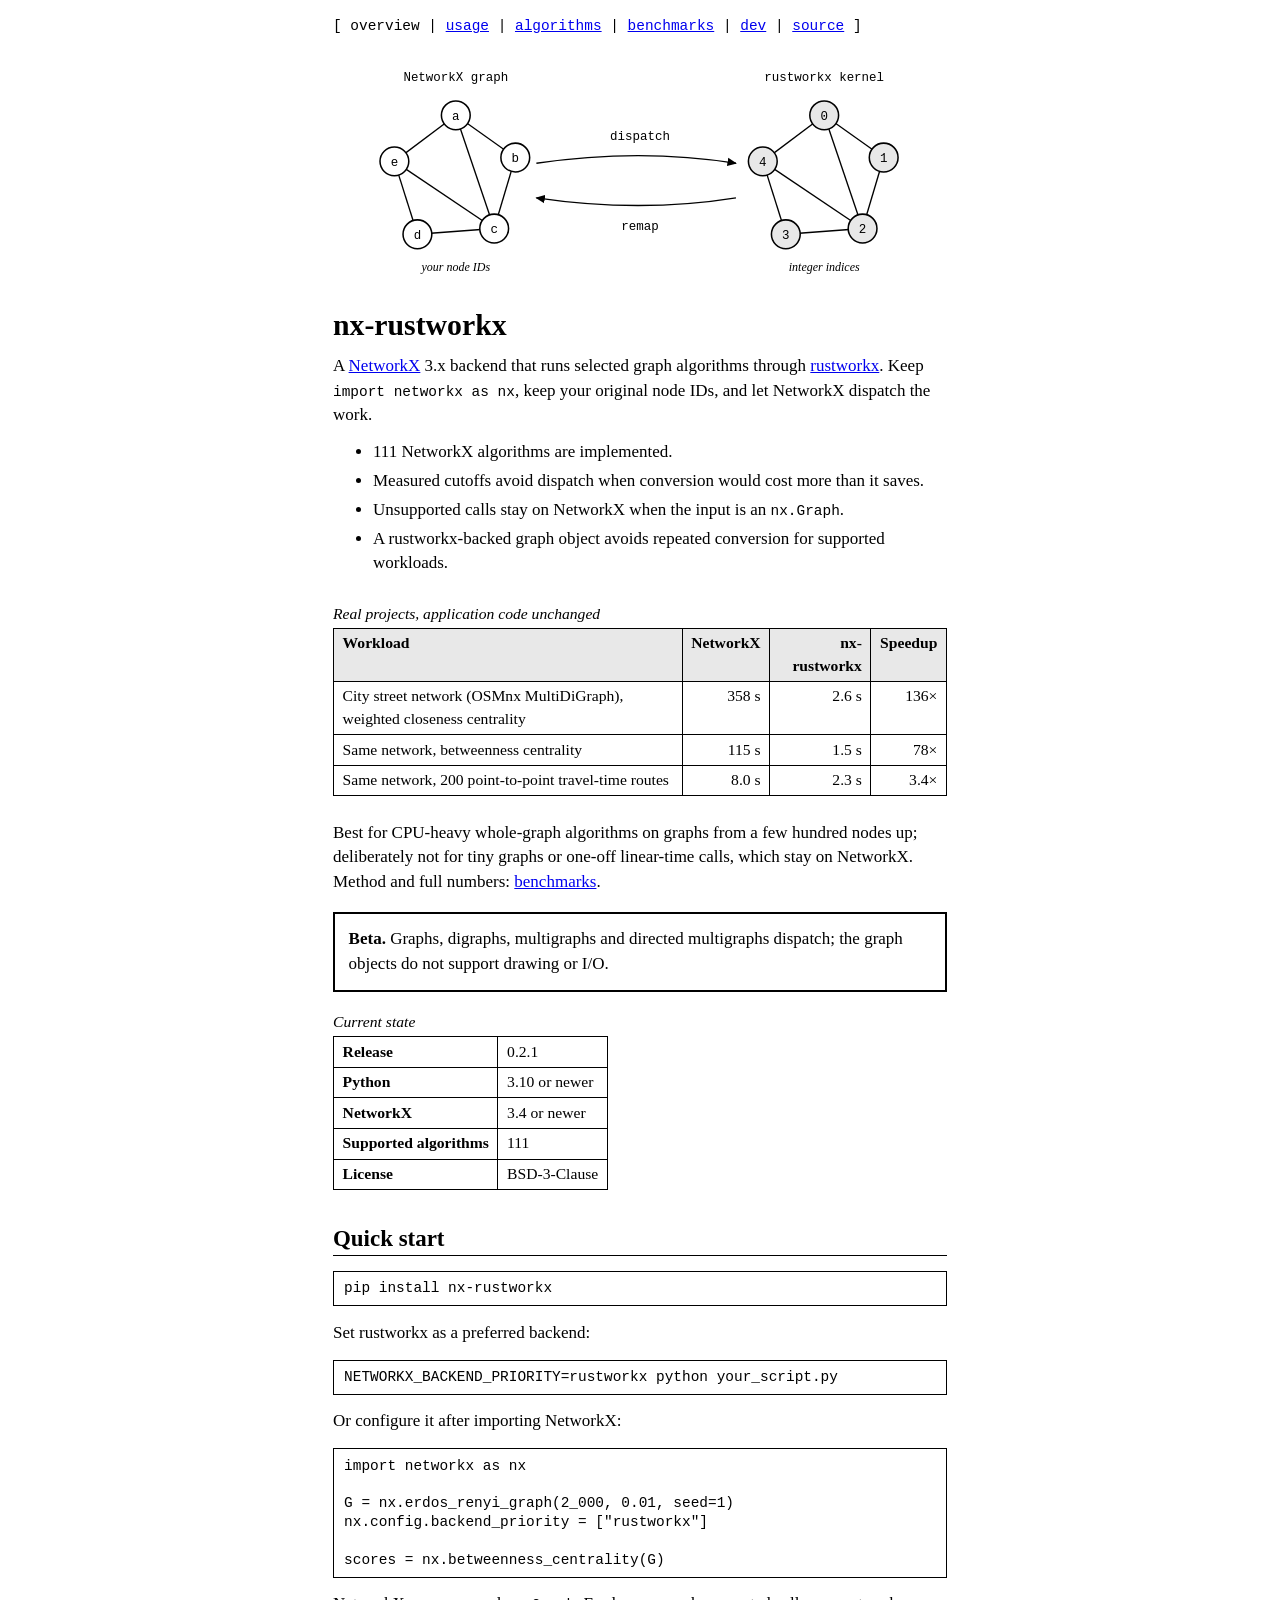
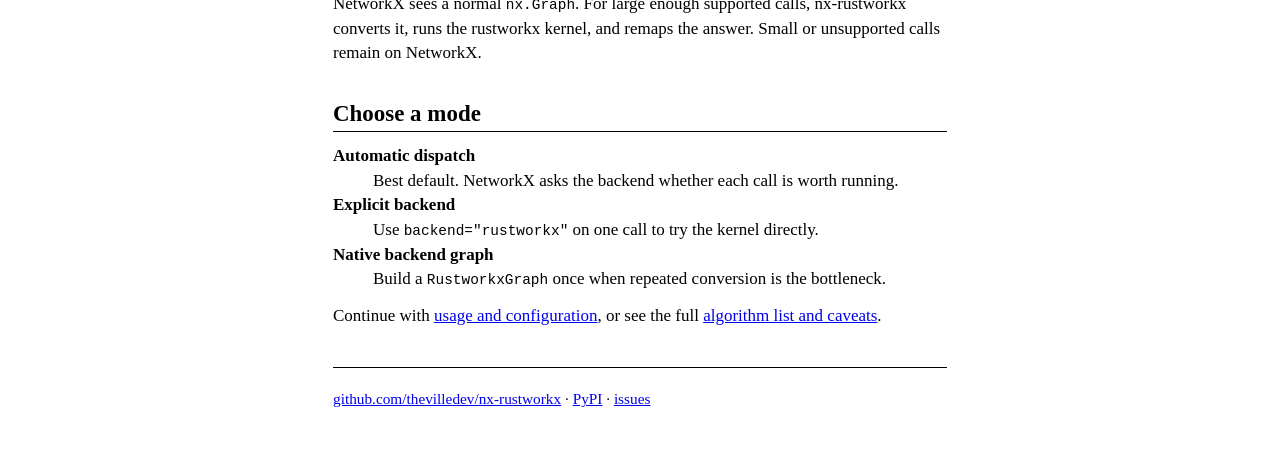
<file: website/index.html>
<!doctype html>
<html lang="en">
  <head>
    <meta charset="utf-8">
    <meta name="viewport" content="width=device-width, initial-scale=1">
    <meta
      name="description"
      content="nx-rustworkx is a NetworkX 3.x backend that accelerates selected graph algorithms with rustworkx."
    >
    <meta name="theme-color" content="#ffffff">
    <meta property="og:type" content="website">
    <meta property="og:title" content="nx-rustworkx">
    <meta
      property="og:description"
      content="Keep the NetworkX API. Run selected graph algorithms through rustworkx."
    >
    <meta property="og:url" content="https://ville.dev/nx-rustworkx/">
    <meta property="og:image" content="https://ville.dev/nx-rustworkx/og.png">
    <meta property="og:image:width" content="1200">
    <meta property="og:image:height" content="630">
    <meta property="og:image:alt" content="nx-rustworkx — A rustworkx backend for NetworkX">
    <meta name="twitter:card" content="summary_large_image">
    <meta name="twitter:title" content="nx-rustworkx">
    <meta name="twitter:description" content="Keep the NetworkX API. Run selected graph algorithms through rustworkx.">
    <meta name="twitter:image" content="https://ville.dev/nx-rustworkx/og.png">
    <meta name="twitter:image:alt" content="nx-rustworkx — A rustworkx backend for NetworkX">
    <link rel="canonical" href="https://ville.dev/nx-rustworkx/">
    <link rel="stylesheet" href="styles.css?v=20260829">
    <title>nx-rustworkx: a rustworkx backend for NetworkX</title>
  </head>
  <body>
    <a class="skip-link" href="#content">Skip to content</a>
    <nav class="top" aria-label="Primary navigation">
      [ overview |
      <a href="usage.html">usage</a> |
      <a href="algorithms.html">algorithms</a> |
      <a href="benchmarks.html">benchmarks</a> |
      <a href="development.html">dev</a> |
      <a href="https://github.com/thevilledev/nx-rustworkx">source</a> ]
    </nav>

    <main id="content">
      <svg class="diagram diagram-wide" viewBox="0 0 640 250" role="img"
        aria-label="A NetworkX graph whose nodes are labelled a to e is dispatched to a rustworkx kernel holding the same graph with integer indices 0 to 4; results are remapped back to the original node IDs.">
        <defs>
          <marker id="tip-w" viewBox="0 0 10 10" refX="9" refY="5" markerWidth="7" markerHeight="7" orient="auto">
            <path d="M0 0.5 L10 5 L0 9.5 Z" fill="currentColor"></path>
          </marker>
        </defs>

        <text class="lbl" x="128" y="30">NetworkX graph</text>
        <g class="edge">
          <line x1="128" y1="66" x2="190" y2="110"></line>
          <line x1="190" y1="110" x2="168" y2="184"></line>
          <line x1="168" y1="184" x2="88" y2="190"></line>
          <line x1="88" y1="190" x2="64" y2="114"></line>
          <line x1="64" y1="114" x2="128" y2="66"></line>
          <line x1="128" y1="66" x2="168" y2="184"></line>
          <line x1="64" y1="114" x2="168" y2="184"></line>
        </g>
        <g class="node">
          <circle cx="128" cy="66" r="15"></circle>
          <circle cx="190" cy="110" r="15"></circle>
          <circle cx="168" cy="184" r="15"></circle>
          <circle cx="88" cy="190" r="15"></circle>
          <circle cx="64" cy="114" r="15"></circle>
        </g>
        <g class="lbl">
          <text x="128" y="66" dy="0.35em">a</text>
          <text x="190" y="110" dy="0.35em">b</text>
          <text x="168" y="184" dy="0.35em">c</text>
          <text x="88" y="190" dy="0.35em">d</text>
          <text x="64" y="114" dy="0.35em">e</text>
        </g>
        <text class="cap" x="128" y="228">your node IDs</text>

        <text class="lbl" x="320" y="92">dispatch</text>
        <path class="flow" d="M212 116 Q320 100 420 116" marker-end="url(#tip-w)"></path>
        <path class="flow" d="M420 152 Q320 168 212 152" marker-end="url(#tip-w)"></path>
        <text class="lbl" x="320" y="186">remap</text>

        <text class="lbl" x="512" y="30">rustworkx kernel</text>
        <g class="edge">
          <line x1="512" y1="66" x2="574" y2="110"></line>
          <line x1="574" y1="110" x2="552" y2="184"></line>
          <line x1="552" y1="184" x2="472" y2="190"></line>
          <line x1="472" y1="190" x2="448" y2="114"></line>
          <line x1="448" y1="114" x2="512" y2="66"></line>
          <line x1="512" y1="66" x2="552" y2="184"></line>
          <line x1="448" y1="114" x2="552" y2="184"></line>
        </g>
        <g class="node node-rx">
          <circle cx="512" cy="66" r="15"></circle>
          <circle cx="574" cy="110" r="15"></circle>
          <circle cx="552" cy="184" r="15"></circle>
          <circle cx="472" cy="190" r="15"></circle>
          <circle cx="448" cy="114" r="15"></circle>
        </g>
        <g class="lbl">
          <text x="512" y="66" dy="0.35em">0</text>
          <text x="574" y="110" dy="0.35em">1</text>
          <text x="552" y="184" dy="0.35em">2</text>
          <text x="472" y="190" dy="0.35em">3</text>
          <text x="448" y="114" dy="0.35em">4</text>
        </g>
        <text class="cap" x="512" y="228">integer indices</text>
      </svg>

      <svg class="diagram diagram-tall" viewBox="0 0 300 404" role="img"
        aria-label="A NetworkX graph whose nodes are labelled a to e is dispatched to a rustworkx kernel holding the same graph with integer indices 0 to 4; results are remapped back to the original node IDs.">
        <defs>
          <marker id="tip-t" viewBox="0 0 10 10" refX="9" refY="5" markerWidth="7" markerHeight="7" orient="auto">
            <path d="M0 0.5 L10 5 L0 9.5 Z" fill="currentColor"></path>
          </marker>
        </defs>

        <text class="lbl" x="150" y="16">NetworkX graph</text>
        <g class="edge">
          <line x1="150" y1="38" x2="196" y2="70"></line>
          <line x1="196" y1="70" x2="180" y2="124"></line>
          <line x1="180" y1="124" x2="122" y2="128"></line>
          <line x1="122" y1="128" x2="104" y2="76"></line>
          <line x1="104" y1="76" x2="150" y2="38"></line>
          <line x1="150" y1="38" x2="180" y2="124"></line>
          <line x1="104" y1="76" x2="180" y2="124"></line>
        </g>
        <g class="node">
          <circle cx="150" cy="38" r="13"></circle>
          <circle cx="196" cy="70" r="13"></circle>
          <circle cx="180" cy="124" r="13"></circle>
          <circle cx="122" cy="128" r="13"></circle>
          <circle cx="104" cy="76" r="13"></circle>
        </g>
        <g class="lbl">
          <text x="150" y="38" dy="0.35em">a</text>
          <text x="196" y="70" dy="0.35em">b</text>
          <text x="180" y="124" dy="0.35em">c</text>
          <text x="122" y="128" dy="0.35em">d</text>
          <text x="104" y="76" dy="0.35em">e</text>
        </g>
        <text class="cap" x="150" y="160">your node IDs</text>

        <path class="flow" d="M126 176 L126 232" marker-end="url(#tip-t)"></path>
        <path class="flow" d="M174 232 L174 176" marker-end="url(#tip-t)"></path>
        <text class="lbl end" x="116" y="208">dispatch</text>
        <text class="lbl start" x="184" y="208">remap</text>

        <text class="lbl" x="150" y="252">rustworkx kernel</text>
        <g class="edge">
          <line x1="150" y1="274" x2="196" y2="306"></line>
          <line x1="196" y1="306" x2="180" y2="360"></line>
          <line x1="180" y1="360" x2="122" y2="364"></line>
          <line x1="122" y1="364" x2="104" y2="312"></line>
          <line x1="104" y1="312" x2="150" y2="274"></line>
          <line x1="150" y1="274" x2="180" y2="360"></line>
          <line x1="104" y1="312" x2="180" y2="360"></line>
        </g>
        <g class="node node-rx">
          <circle cx="150" cy="274" r="13"></circle>
          <circle cx="196" cy="306" r="13"></circle>
          <circle cx="180" cy="360" r="13"></circle>
          <circle cx="122" cy="364" r="13"></circle>
          <circle cx="104" cy="312" r="13"></circle>
        </g>
        <g class="lbl">
          <text x="150" y="274" dy="0.35em">0</text>
          <text x="196" y="306" dy="0.35em">1</text>
          <text x="180" y="360" dy="0.35em">2</text>
          <text x="122" y="364" dy="0.35em">3</text>
          <text x="104" y="312" dy="0.35em">4</text>
        </g>
        <text class="cap" x="150" y="392">integer indices</text>
      </svg>
      <h1>nx-rustworkx</h1>

      <p>
        A <a href="https://networkx.org/">NetworkX</a> 3.x backend that runs
        selected graph algorithms through
        <a href="https://www.rustworkx.org/">rustworkx</a>. Keep
        <code>import networkx as nx</code>, keep your original node IDs, and let
        NetworkX dispatch the work.
      </p>

      <ul>
        <li>111 NetworkX algorithms are implemented.</li>
        <li>Measured cutoffs avoid dispatch when conversion would cost more than it saves.</li>
        <li>Unsupported calls stay on NetworkX when the input is an <code>nx.Graph</code>.</li>
        <li>A rustworkx-backed graph object avoids repeated conversion for supported workloads.</li>
      </ul>

      <div class="table-scroll">
        <table>
          <caption>Real projects, application code unchanged</caption>
          <thead>
            <tr>
              <th scope="col">Workload</th>
              <th scope="col" class="n">NetworkX</th>
              <th scope="col" class="n">nx-rustworkx</th>
              <th scope="col" class="n">Speedup</th>
            </tr>
          </thead>
          <tbody>
            <tr><td>City street network (OSMnx MultiDiGraph), weighted closeness centrality</td><td class="n">358 s</td><td class="n">2.6 s</td><td class="n">136&times;</td></tr>
            <tr><td>Same network, betweenness centrality</td><td class="n">115 s</td><td class="n">1.5 s</td><td class="n">78&times;</td></tr>
            <tr><td>Same network, 200 point-to-point travel-time routes</td><td class="n">8.0 s</td><td class="n">2.3 s</td><td class="n">3.4&times;</td></tr>
          </tbody>
        </table>
      </div>

      <p>
        Best for CPU-heavy whole-graph algorithms on graphs from a few hundred
        nodes up; deliberately not for tiny graphs or one-off linear-time
        calls, which stay on NetworkX. Method and full numbers:
        <a href="benchmarks.html#real-projects">benchmarks</a>.
      </p>

      <div class="notice">
        <p>
          <strong>Beta.</strong> Graphs, digraphs, multigraphs and directed
          multigraphs dispatch; the graph objects do not support drawing or I/O.
        </p>
      </div>

      <table>
        <caption>Current state</caption>
        <tbody>
          <tr><th scope="row">Release</th><td>0.2.1</td></tr>
          <tr><th scope="row">Python</th><td>3.10 or newer</td></tr>
          <tr><th scope="row">NetworkX</th><td>3.4 or newer</td></tr>
          <tr><th scope="row">Supported algorithms</th><td>111</td></tr>
          <tr><th scope="row">License</th><td>BSD-3-Clause</td></tr>
        </tbody>
      </table>

      <h2 id="quick-start">Quick start</h2>

      <pre><code>pip install nx-rustworkx</code></pre>

      <p>Set rustworkx as a preferred backend:</p>

      <pre><code>NETWORKX_BACKEND_PRIORITY=rustworkx python your_script.py</code></pre>

      <p>Or configure it after importing NetworkX:</p>

      <pre><code>import networkx as nx

G = nx.erdos_renyi_graph(2_000, 0.01, seed=1)
nx.config.backend_priority = ["rustworkx"]

scores = nx.betweenness_centrality(G)</code></pre>

      <p>
        NetworkX sees a normal <code>nx.Graph</code>. For large enough supported
        calls, nx-rustworkx converts it, runs the rustworkx kernel, and remaps
        the answer. Small or unsupported calls remain on NetworkX.
      </p>

      <h2 id="choose-a-mode">Choose a mode</h2>

      <dl>
        <dt><strong>Automatic dispatch</strong></dt>
        <dd>Best default. NetworkX asks the backend whether each call is worth running.</dd>
        <dt><strong>Explicit backend</strong></dt>
        <dd>Use <code>backend="rustworkx"</code> on one call to try the kernel directly.</dd>
        <dt><strong>Native backend graph</strong></dt>
        <dd>Build a <code>RustworkxGraph</code> once when repeated conversion is the bottleneck.</dd>
      </dl>

      <p>
        Continue with <a href="usage.html">usage and configuration</a>, or see
        the full <a href="algorithms.html">algorithm list and caveats</a>.
      </p>
    </main>

    <footer>
      <p>
        <a href="https://github.com/thevilledev/nx-rustworkx">github.com/thevilledev/nx-rustworkx</a>
        &middot; <a href="https://pypi.org/project/nx-rustworkx/">PyPI</a>
        &middot; <a href="https://github.com/thevilledev/nx-rustworkx/issues">issues</a>
      </p>
    </footer>
  </body>
</html>
</file>
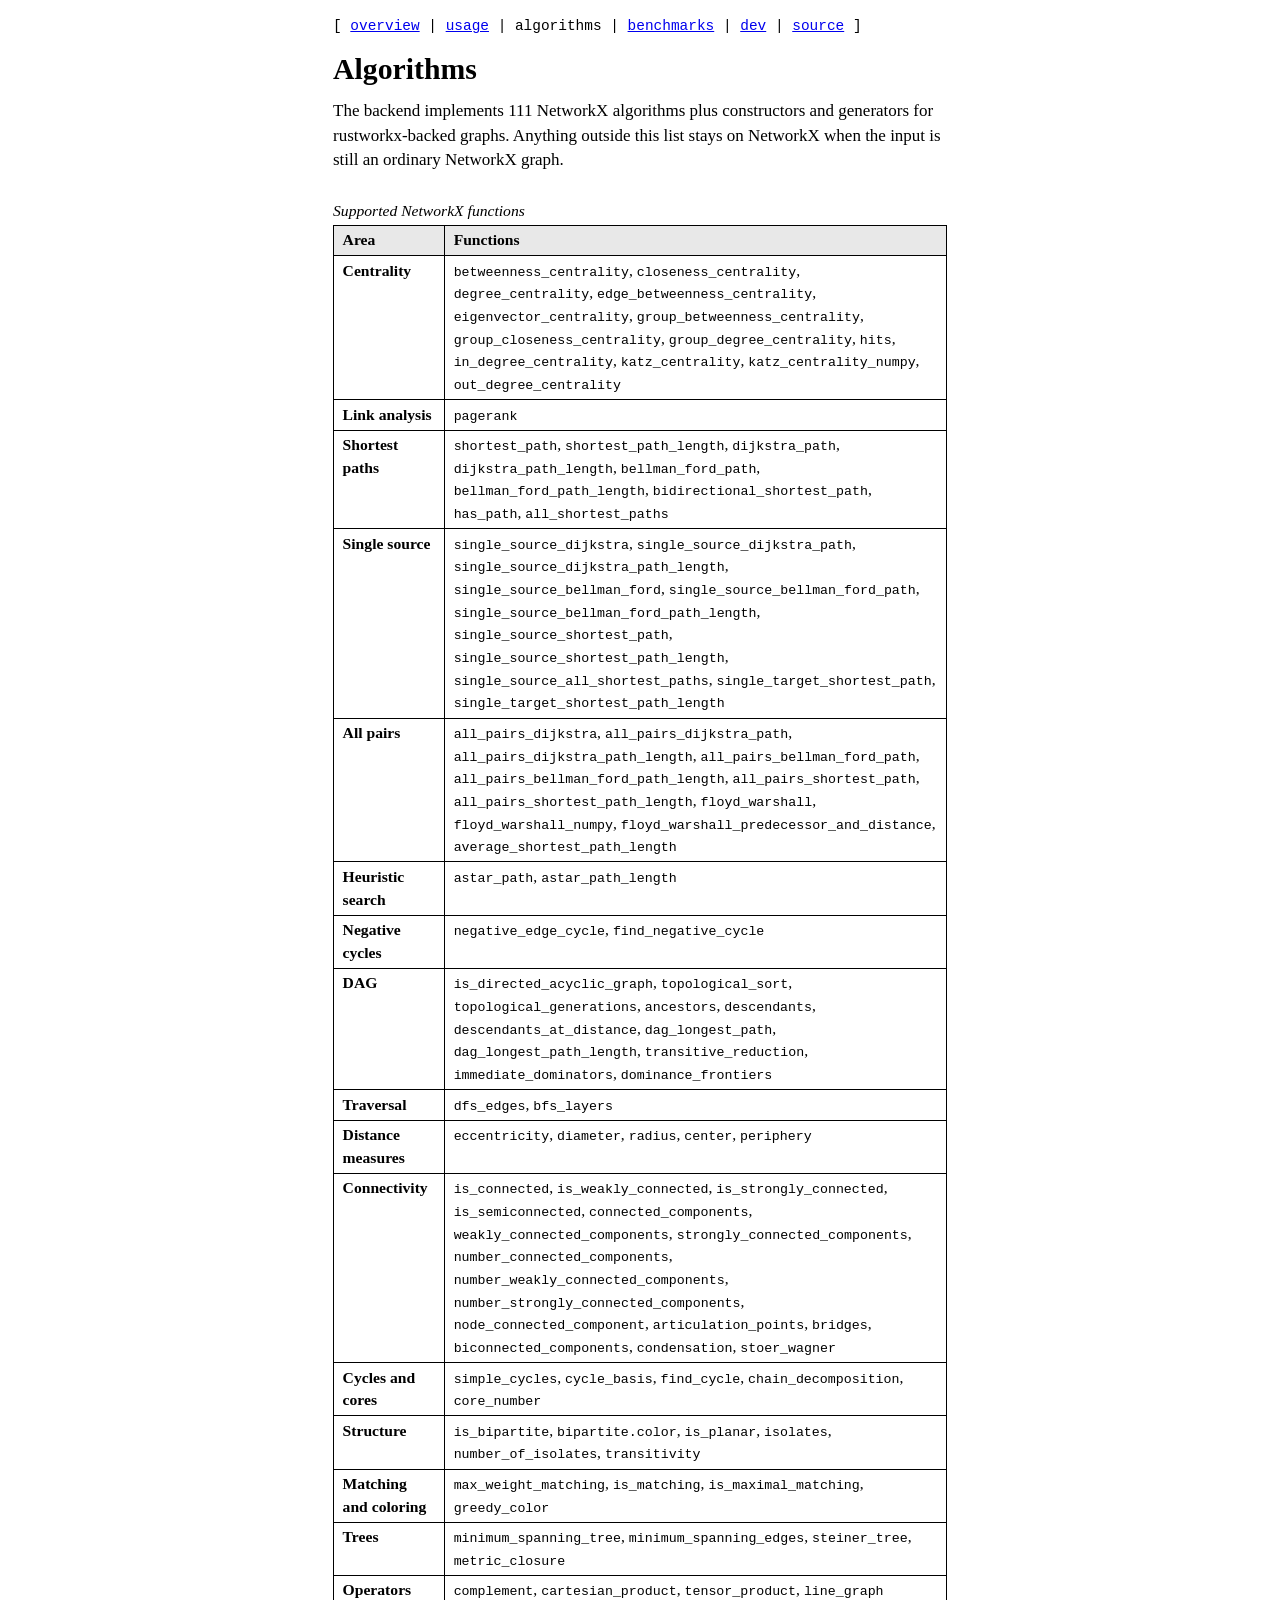
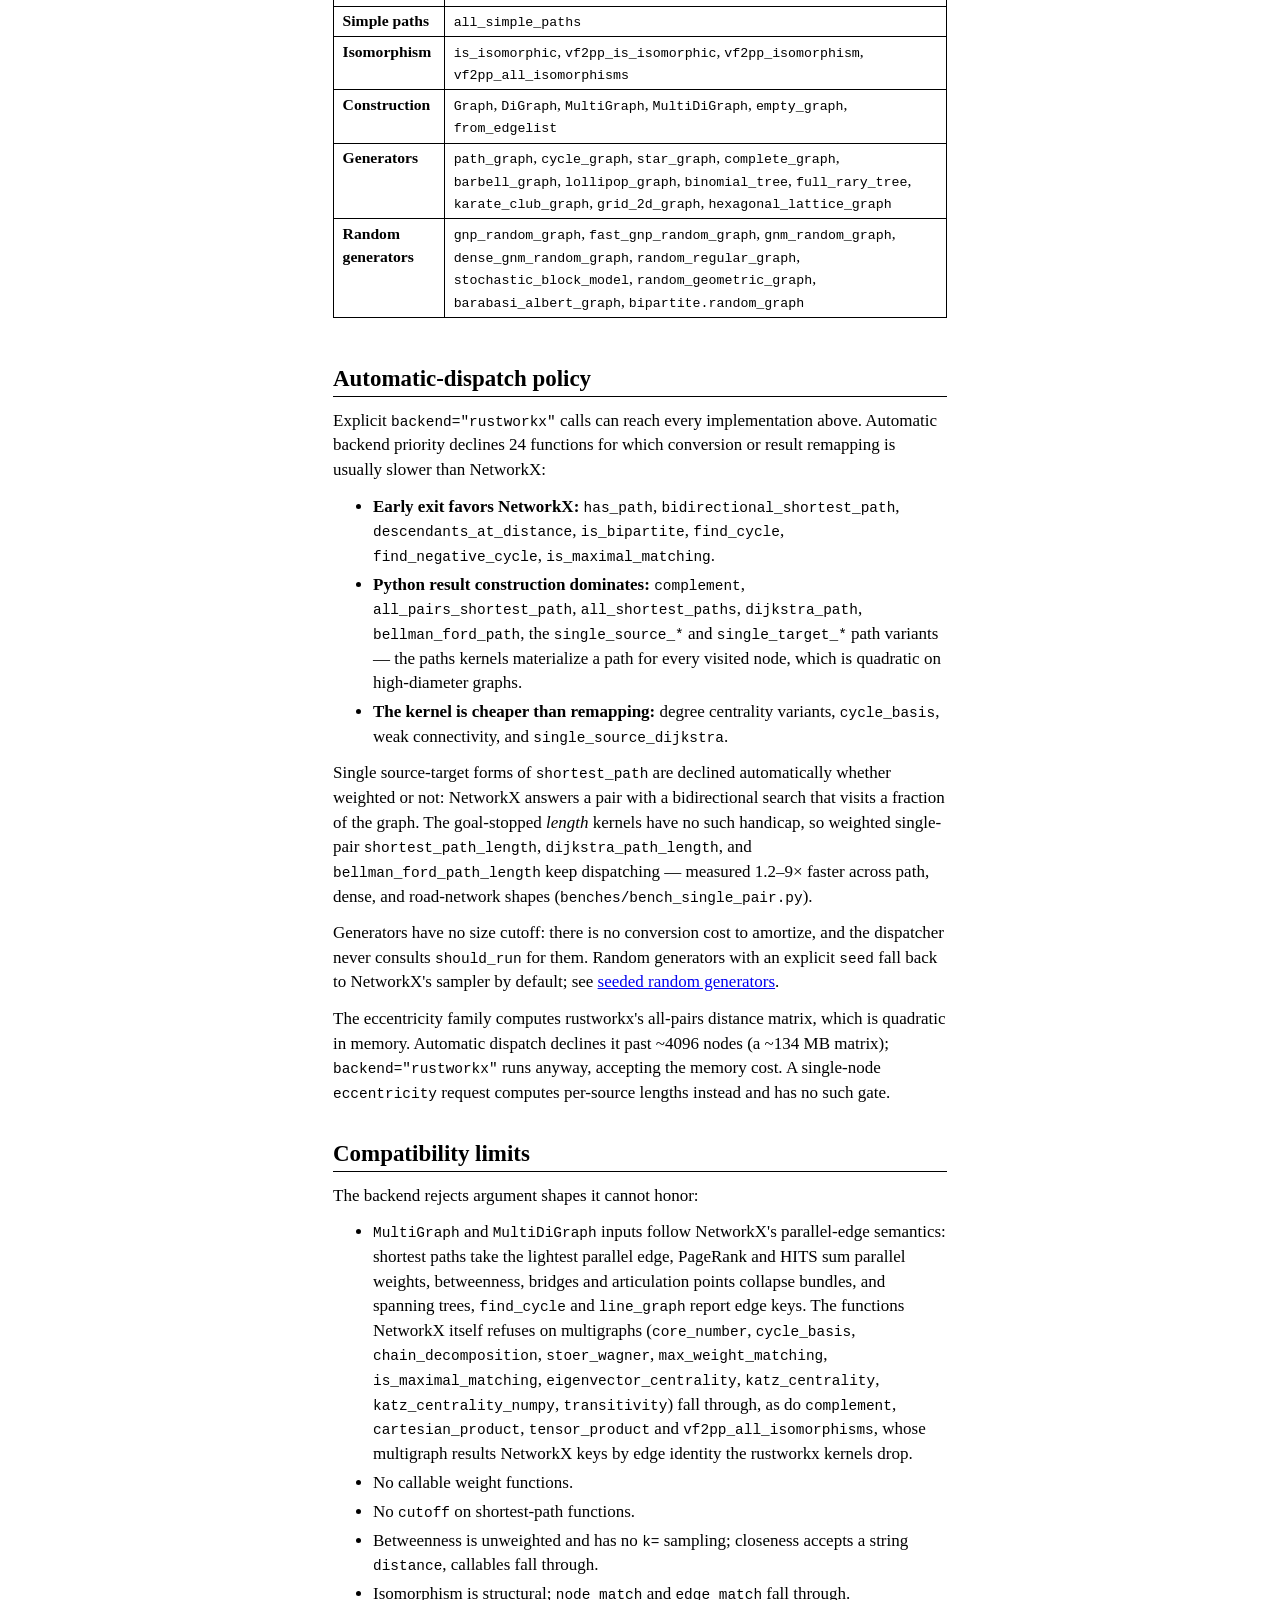
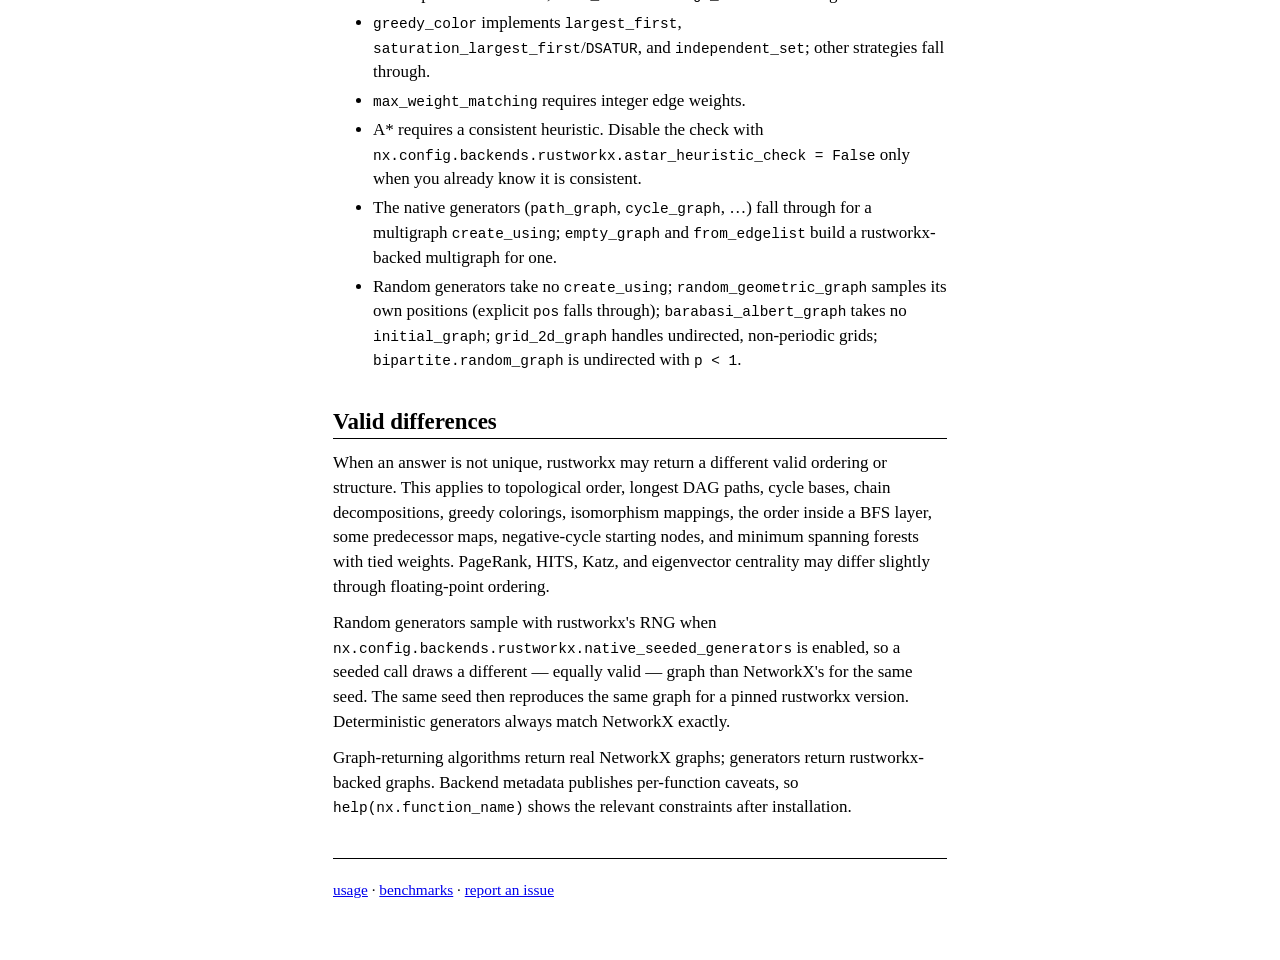
<file: website/algorithms.html>
<!doctype html>
<html lang="en">
  <head>
    <meta charset="utf-8">
    <meta name="viewport" content="width=device-width, initial-scale=1">
    <meta name="description" content="The 111 NetworkX algorithms supported by nx-rustworkx, with compatibility notes.">
    <meta name="theme-color" content="#ffffff">
    <meta property="og:type" content="website">
    <meta property="og:title" content="nx-rustworkx algorithm reference">
    <meta property="og:description" content="Supported algorithms, automatic-dispatch policy, and compatibility limits.">
    <meta property="og:url" content="https://ville.dev/nx-rustworkx/algorithms.html">
    <meta name="twitter:card" content="summary">
    <meta name="twitter:title" content="nx-rustworkx algorithm reference">
    <meta name="twitter:description" content="Supported algorithms, automatic-dispatch policy, and compatibility limits.">
    <link rel="canonical" href="https://ville.dev/nx-rustworkx/algorithms.html">
    <link rel="stylesheet" href="styles.css?v=20260829">
    <title>Algorithms supported by nx-rustworkx</title>
  </head>
  <body>
    <a class="skip-link" href="#content">Skip to content</a>
    <nav class="top" aria-label="Primary navigation">
      [ <a href="index.html">overview</a> |
      <a href="usage.html">usage</a> |
      algorithms |
      <a href="benchmarks.html">benchmarks</a> |
      <a href="development.html">dev</a> |
      <a href="https://github.com/thevilledev/nx-rustworkx">source</a> ]
    </nav>

    <main id="content">
      <h1>Algorithms</h1>

      <p>
        The backend implements 111 NetworkX algorithms plus constructors and
        generators for rustworkx-backed graphs. Anything outside this list
        stays on NetworkX when the input is still an ordinary NetworkX graph.
      </p>

      <div class="table-scroll">
        <table>
          <caption>Supported NetworkX functions</caption>
          <thead><tr><th scope="col">Area</th><th scope="col">Functions</th></tr></thead>
          <tbody>
            <tr><th scope="row">Centrality</th><td><code>betweenness_centrality</code>, <code>closeness_centrality</code>, <code>degree_centrality</code>, <code>edge_betweenness_centrality</code>, <code>eigenvector_centrality</code>, <code>group_betweenness_centrality</code>, <code>group_closeness_centrality</code>, <code>group_degree_centrality</code>, <code>hits</code>, <code>in_degree_centrality</code>, <code>katz_centrality</code>, <code>katz_centrality_numpy</code>, <code>out_degree_centrality</code></td></tr>
            <tr><th scope="row">Link analysis</th><td><code>pagerank</code></td></tr>
            <tr><th scope="row">Shortest paths</th><td><code>shortest_path</code>, <code>shortest_path_length</code>, <code>dijkstra_path</code>, <code>dijkstra_path_length</code>, <code>bellman_ford_path</code>, <code>bellman_ford_path_length</code>, <code>bidirectional_shortest_path</code>, <code>has_path</code>, <code>all_shortest_paths</code></td></tr>
            <tr><th scope="row">Single source</th><td><code>single_source_dijkstra</code>, <code>single_source_dijkstra_path</code>, <code>single_source_dijkstra_path_length</code>, <code>single_source_bellman_ford</code>, <code>single_source_bellman_ford_path</code>, <code>single_source_bellman_ford_path_length</code>, <code>single_source_shortest_path</code>, <code>single_source_shortest_path_length</code>, <code>single_source_all_shortest_paths</code>, <code>single_target_shortest_path</code>, <code>single_target_shortest_path_length</code></td></tr>
            <tr><th scope="row">All pairs</th><td><code>all_pairs_dijkstra</code>, <code>all_pairs_dijkstra_path</code>, <code>all_pairs_dijkstra_path_length</code>, <code>all_pairs_bellman_ford_path</code>, <code>all_pairs_bellman_ford_path_length</code>, <code>all_pairs_shortest_path</code>, <code>all_pairs_shortest_path_length</code>, <code>floyd_warshall</code>, <code>floyd_warshall_numpy</code>, <code>floyd_warshall_predecessor_and_distance</code>, <code>average_shortest_path_length</code></td></tr>
            <tr><th scope="row">Heuristic search</th><td><code>astar_path</code>, <code>astar_path_length</code></td></tr>
            <tr><th scope="row">Negative cycles</th><td><code>negative_edge_cycle</code>, <code>find_negative_cycle</code></td></tr>
            <tr><th scope="row">DAG</th><td><code>is_directed_acyclic_graph</code>, <code>topological_sort</code>, <code>topological_generations</code>, <code>ancestors</code>, <code>descendants</code>, <code>descendants_at_distance</code>, <code>dag_longest_path</code>, <code>dag_longest_path_length</code>, <code>transitive_reduction</code>, <code>immediate_dominators</code>, <code>dominance_frontiers</code></td></tr>
            <tr><th scope="row">Traversal</th><td><code>dfs_edges</code>, <code>bfs_layers</code></td></tr>
            <tr><th scope="row">Distance measures</th><td><code>eccentricity</code>, <code>diameter</code>, <code>radius</code>, <code>center</code>, <code>periphery</code></td></tr>
            <tr><th scope="row">Connectivity</th><td><code>is_connected</code>, <code>is_weakly_connected</code>, <code>is_strongly_connected</code>, <code>is_semiconnected</code>, <code>connected_components</code>, <code>weakly_connected_components</code>, <code>strongly_connected_components</code>, <code>number_connected_components</code>, <code>number_weakly_connected_components</code>, <code>number_strongly_connected_components</code>, <code>node_connected_component</code>, <code>articulation_points</code>, <code>bridges</code>, <code>biconnected_components</code>, <code>condensation</code>, <code>stoer_wagner</code></td></tr>
            <tr><th scope="row">Cycles and cores</th><td><code>simple_cycles</code>, <code>cycle_basis</code>, <code>find_cycle</code>, <code>chain_decomposition</code>, <code>core_number</code></td></tr>
            <tr><th scope="row">Structure</th><td><code>is_bipartite</code>, <code>bipartite.color</code>, <code>is_planar</code>, <code>isolates</code>, <code>number_of_isolates</code>, <code>transitivity</code></td></tr>
            <tr><th scope="row">Matching and coloring</th><td><code>max_weight_matching</code>, <code>is_matching</code>, <code>is_maximal_matching</code>, <code>greedy_color</code></td></tr>
            <tr><th scope="row">Trees</th><td><code>minimum_spanning_tree</code>, <code>minimum_spanning_edges</code>, <code>steiner_tree</code>, <code>metric_closure</code></td></tr>
            <tr><th scope="row">Operators</th><td><code>complement</code>, <code>cartesian_product</code>, <code>tensor_product</code>, <code>line_graph</code></td></tr>
            <tr><th scope="row">Simple paths</th><td><code>all_simple_paths</code></td></tr>
            <tr><th scope="row">Isomorphism</th><td><code>is_isomorphic</code>, <code>vf2pp_is_isomorphic</code>, <code>vf2pp_isomorphism</code>, <code>vf2pp_all_isomorphisms</code></td></tr>
            <tr><th scope="row">Construction</th><td><code>Graph</code>, <code>DiGraph</code>, <code>MultiGraph</code>, <code>MultiDiGraph</code>, <code>empty_graph</code>, <code>from_edgelist</code></td></tr>
            <tr><th scope="row">Generators</th><td><code>path_graph</code>, <code>cycle_graph</code>, <code>star_graph</code>, <code>complete_graph</code>, <code>barbell_graph</code>, <code>lollipop_graph</code>, <code>binomial_tree</code>, <code>full_rary_tree</code>, <code>karate_club_graph</code>, <code>grid_2d_graph</code>, <code>hexagonal_lattice_graph</code></td></tr>
            <tr><th scope="row">Random generators</th><td><code>gnp_random_graph</code>, <code>fast_gnp_random_graph</code>, <code>gnm_random_graph</code>, <code>dense_gnm_random_graph</code>, <code>random_regular_graph</code>, <code>stochastic_block_model</code>, <code>random_geometric_graph</code>, <code>barabasi_albert_graph</code>, <code>bipartite.random_graph</code></td></tr>
          </tbody>
        </table>
      </div>

      <h2 id="automatic-policy">Automatic-dispatch policy</h2>

      <p>
        Explicit <code>backend="rustworkx"</code> calls can reach every
        implementation above. Automatic backend priority declines 24 functions
        for which conversion or result remapping is usually slower than NetworkX:
      </p>

      <ul>
        <li><strong>Early exit favors NetworkX:</strong> <code>has_path</code>, <code>bidirectional_shortest_path</code>, <code>descendants_at_distance</code>, <code>is_bipartite</code>, <code>find_cycle</code>, <code>find_negative_cycle</code>, <code>is_maximal_matching</code>.</li>
        <li><strong>Python result construction dominates:</strong> <code>complement</code>, <code>all_pairs_shortest_path</code>, <code>all_shortest_paths</code>, <code>dijkstra_path</code>, <code>bellman_ford_path</code>, the <code>single_source_*</code> and <code>single_target_*</code> path variants &mdash; the paths kernels materialize a path for every visited node, which is quadratic on high-diameter graphs.</li>
        <li><strong>The kernel is cheaper than remapping:</strong> degree centrality variants, <code>cycle_basis</code>, weak connectivity, and <code>single_source_dijkstra</code>.</li>
      </ul>

      <p>
        Single source-target forms of <code>shortest_path</code> are declined
        automatically whether weighted or not: NetworkX answers a pair with a
        bidirectional search that visits a fraction of the graph. The
        goal-stopped <em>length</em> kernels have no such handicap, so weighted
        single-pair <code>shortest_path_length</code>,
        <code>dijkstra_path_length</code>, and
        <code>bellman_ford_path_length</code> keep dispatching &mdash; measured
        1.2&ndash;9&times; faster across path, dense, and road-network shapes
        (<code>benches/bench_single_pair.py</code>).
      </p>

      <p>
        Generators have no size cutoff: there is no conversion cost to
        amortize, and the dispatcher never consults <code>should_run</code>
        for them. Random generators with an explicit <code>seed</code> fall
        back to NetworkX's sampler by default; see
        <a href="usage.html#seeded">seeded random generators</a>.
      </p>

      <p>
        The eccentricity family computes rustworkx's all-pairs distance
        matrix, which is quadratic in memory. Automatic dispatch declines it
        past ~4096 nodes (a ~134&nbsp;MB matrix);
        <code>backend="rustworkx"</code> runs anyway, accepting the memory
        cost. A single-node <code>eccentricity</code> request computes
        per-source lengths instead and has no such gate.
      </p>

      <h2 id="limits">Compatibility limits</h2>

      <p>The backend rejects argument shapes it cannot honor:</p>

      <ul>
        <li><code>MultiGraph</code> and <code>MultiDiGraph</code> inputs follow NetworkX's parallel-edge semantics: shortest paths take the lightest parallel edge, PageRank and HITS sum parallel weights, betweenness, bridges and articulation points collapse bundles, and spanning trees, <code>find_cycle</code> and <code>line_graph</code> report edge keys. The functions NetworkX itself refuses on multigraphs (<code>core_number</code>, <code>cycle_basis</code>, <code>chain_decomposition</code>, <code>stoer_wagner</code>, <code>max_weight_matching</code>, <code>is_maximal_matching</code>, <code>eigenvector_centrality</code>, <code>katz_centrality</code>, <code>katz_centrality_numpy</code>, <code>transitivity</code>) fall through, as do <code>complement</code>, <code>cartesian_product</code>, <code>tensor_product</code> and <code>vf2pp_all_isomorphisms</code>, whose multigraph results NetworkX keys by edge identity the rustworkx kernels drop.</li>
        <li>No callable weight functions.</li>
        <li>No <code>cutoff</code> on shortest-path functions.</li>
        <li>Betweenness is unweighted and has no <code>k=</code> sampling; closeness accepts a string <code>distance</code>, callables fall through.</li>
        <li>Isomorphism is structural; <code>node_match</code> and <code>edge_match</code> fall through.</li>
        <li><code>greedy_color</code> implements <code>largest_first</code>, <code>saturation_largest_first</code>/<code>DSATUR</code>, and <code>independent_set</code>; other strategies fall through.</li>
        <li><code>max_weight_matching</code> requires integer edge weights.</li>
        <li>A* requires a consistent heuristic. Disable the check with <code>nx.config.backends.rustworkx.astar_heuristic_check = False</code> only when you already know it is consistent.</li>
        <li>The native generators (<code>path_graph</code>, <code>cycle_graph</code>, …) fall through for a multigraph <code>create_using</code>; <code>empty_graph</code> and <code>from_edgelist</code> build a rustworkx-backed multigraph for one.</li>
        <li>Random generators take no <code>create_using</code>; <code>random_geometric_graph</code> samples its own positions (explicit <code>pos</code> falls through); <code>barabasi_albert_graph</code> takes no <code>initial_graph</code>; <code>grid_2d_graph</code> handles undirected, non-periodic grids; <code>bipartite.random_graph</code> is undirected with <code>p &lt; 1</code>.</li>
      </ul>

      <h2 id="valid-differences">Valid differences</h2>

      <p>
        When an answer is not unique, rustworkx may return a different valid
        ordering or structure. This applies to topological order, longest DAG
        paths, cycle bases, chain decompositions, greedy colorings, isomorphism
        mappings, the order inside a BFS layer, some predecessor maps,
        negative-cycle starting nodes, and minimum spanning forests with tied
        weights. PageRank, HITS,
        Katz, and eigenvector centrality may differ slightly through
        floating-point ordering.
      </p>

      <p>
        Random generators sample with rustworkx's RNG when
        <code>nx.config.backends.rustworkx.native_seeded_generators</code> is
        enabled, so a seeded call draws a different &mdash; equally valid
        &mdash; graph than NetworkX's for the same seed. The same seed then
        reproduces the same graph for a pinned rustworkx version. Deterministic
        generators always match NetworkX exactly.
      </p>

      <p>
        Graph-returning algorithms return real NetworkX graphs; generators
        return rustworkx-backed graphs. Backend metadata
        publishes per-function caveats, so <code>help(nx.function_name)</code>
        shows the relevant constraints after installation.
      </p>
    </main>

    <footer>
      <p>
        <a href="usage.html">usage</a> &middot;
        <a href="benchmarks.html">benchmarks</a> &middot;
        <a href="https://github.com/thevilledev/nx-rustworkx/issues">report an issue</a>
      </p>
    </footer>
  </body>
</html>
</file>
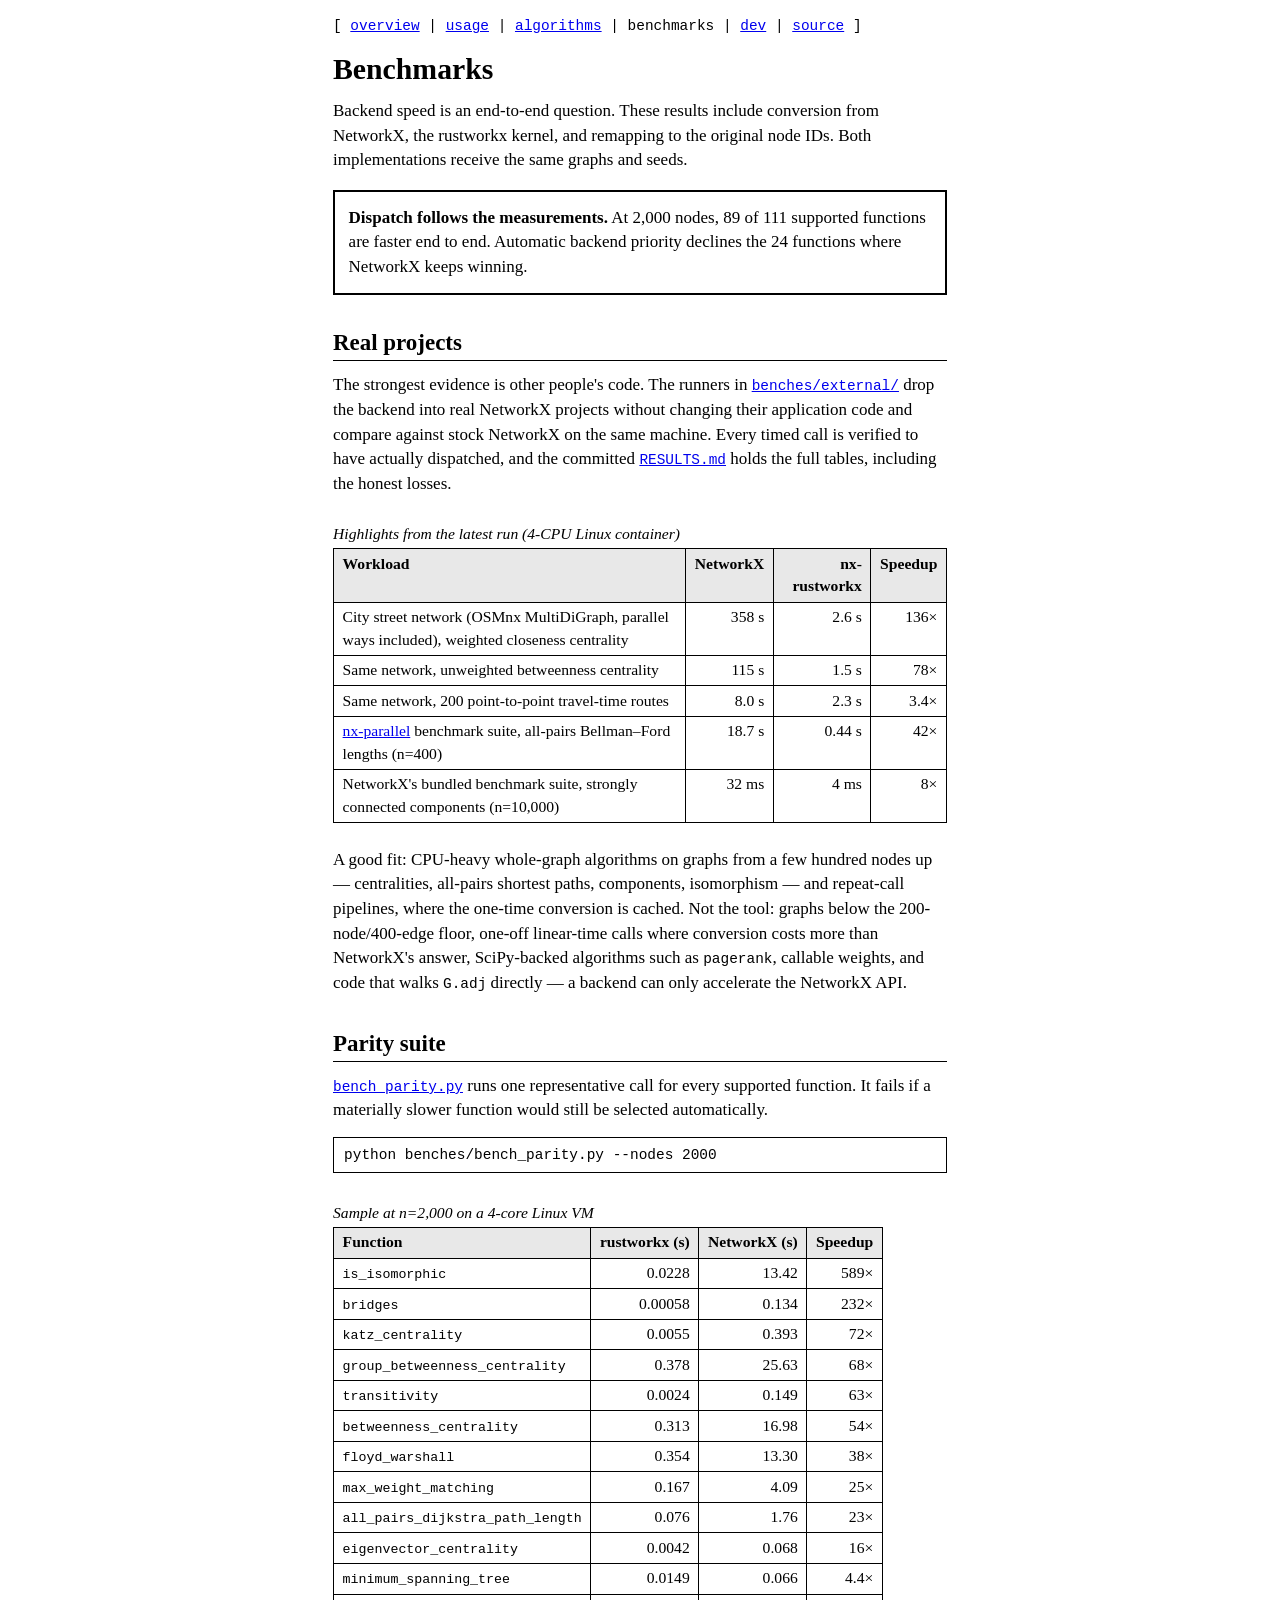
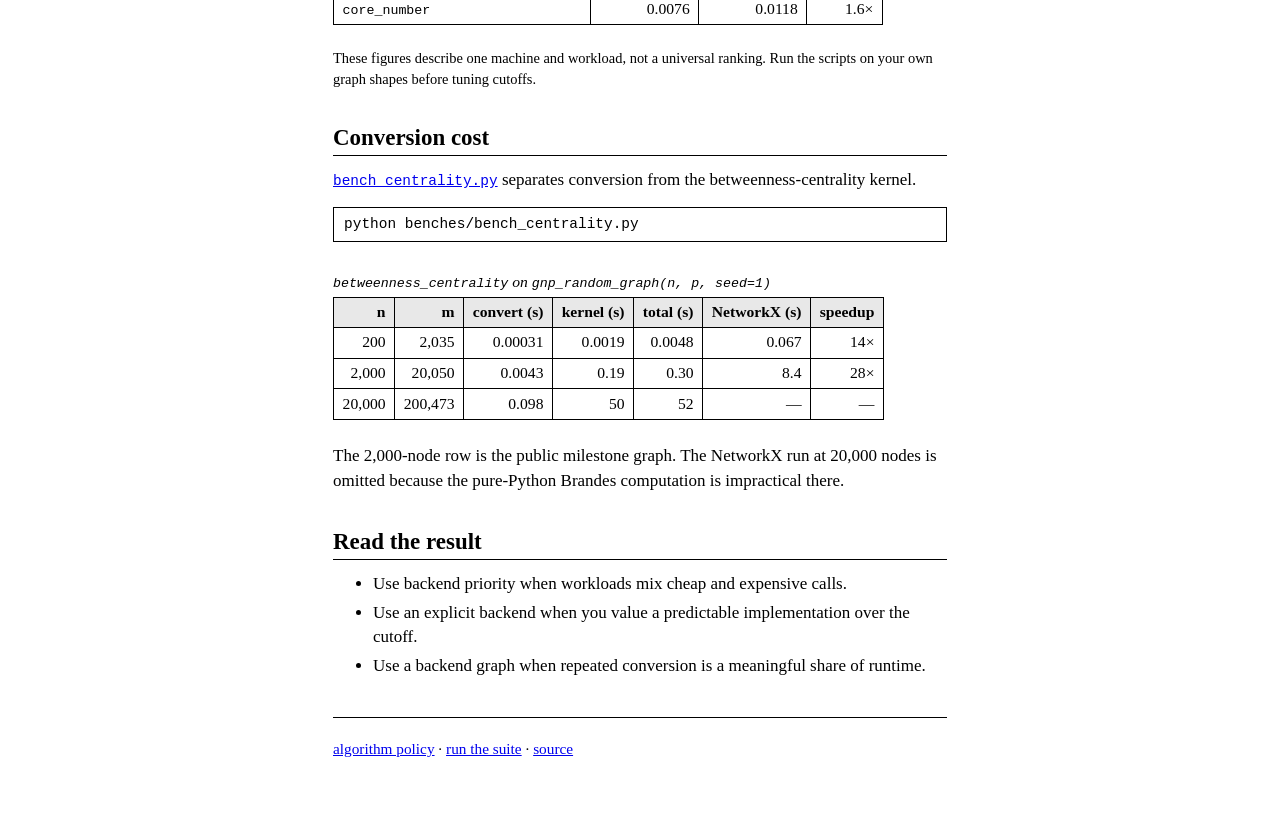
<file: website/benchmarks.html>
<!doctype html>
<html lang="en">
  <head>
    <meta charset="utf-8">
    <meta name="viewport" content="width=device-width, initial-scale=1">
    <meta name="description" content="nx-rustworkx benchmark results, including graph conversion and result remapping.">
    <meta name="theme-color" content="#ffffff">
    <meta property="og:type" content="website">
    <meta property="og:title" content="nx-rustworkx benchmarks">
    <meta property="og:description" content="Measured end-to-end speedups and the policy that keeps slower calls on NetworkX.">
    <meta property="og:url" content="https://ville.dev/nx-rustworkx/benchmarks.html">
    <meta name="twitter:card" content="summary">
    <meta name="twitter:title" content="nx-rustworkx benchmarks">
    <meta name="twitter:description" content="Measured end-to-end speedups and the policy that keeps slower calls on NetworkX.">
    <link rel="canonical" href="https://ville.dev/nx-rustworkx/benchmarks.html">
    <link rel="stylesheet" href="styles.css?v=20260829">
    <title>nx-rustworkx benchmarks</title>
  </head>
  <body>
    <a class="skip-link" href="#content">Skip to content</a>
    <nav class="top" aria-label="Primary navigation">
      [ <a href="index.html">overview</a> |
      <a href="usage.html">usage</a> |
      <a href="algorithms.html">algorithms</a> |
      benchmarks |
      <a href="development.html">dev</a> |
      <a href="https://github.com/thevilledev/nx-rustworkx">source</a> ]
    </nav>

    <main id="content">
      <h1>Benchmarks</h1>

      <p>
        Backend speed is an end-to-end question. These results include
        conversion from NetworkX, the rustworkx kernel, and remapping to the
        original node IDs. Both implementations receive the same graphs and
        seeds.
      </p>

      <div class="notice">
        <p>
          <strong>Dispatch follows the measurements.</strong> At 2,000 nodes,
          89 of 111 supported functions are faster end to end. Automatic
          backend priority declines the 24 functions where NetworkX keeps
          winning.
        </p>
      </div>

      <h2 id="real-projects">Real projects</h2>

      <p>
        The strongest evidence is other people's code. The runners in
        <a href="https://github.com/thevilledev/nx-rustworkx/tree/main/benches/external"><code>benches/external/</code></a>
        drop the backend into real NetworkX projects without changing their
        application code and compare against stock NetworkX on the same
        machine. Every timed call is verified to have actually dispatched, and
        the committed
        <a href="https://github.com/thevilledev/nx-rustworkx/blob/main/benches/external/RESULTS.md"><code>RESULTS.md</code></a>
        holds the full tables, including the honest losses.
      </p>

      <div class="table-scroll">
        <table>
          <caption>Highlights from the latest run (4-CPU Linux container)</caption>
          <thead>
            <tr>
              <th scope="col">Workload</th>
              <th scope="col" class="n">NetworkX</th>
              <th scope="col" class="n">nx-rustworkx</th>
              <th scope="col" class="n">Speedup</th>
            </tr>
          </thead>
          <tbody>
            <tr><td>City street network (OSMnx MultiDiGraph, parallel ways included), weighted closeness centrality</td><td class="n">358 s</td><td class="n">2.6 s</td><td class="n">136&times;</td></tr>
            <tr><td>Same network, unweighted betweenness centrality</td><td class="n">115 s</td><td class="n">1.5 s</td><td class="n">78&times;</td></tr>
            <tr><td>Same network, 200 point-to-point travel-time routes</td><td class="n">8.0 s</td><td class="n">2.3 s</td><td class="n">3.4&times;</td></tr>
            <tr><td><a href="https://github.com/networkx/nx-parallel">nx-parallel</a> benchmark suite, all-pairs Bellman&ndash;Ford lengths (n=400)</td><td class="n">18.7 s</td><td class="n">0.44 s</td><td class="n">42&times;</td></tr>
            <tr><td>NetworkX's bundled benchmark suite, strongly connected components (n=10,000)</td><td class="n">32 ms</td><td class="n">4 ms</td><td class="n">8&times;</td></tr>
          </tbody>
        </table>
      </div>

      <p>
        A good fit: CPU-heavy whole-graph algorithms on graphs from a few
        hundred nodes up &mdash; centralities, all-pairs shortest paths,
        components, isomorphism &mdash; and repeat-call pipelines, where the
        one-time conversion is cached. Not the tool: graphs below the
        200-node/400-edge floor, one-off linear-time calls where conversion
        costs more than NetworkX's answer, SciPy-backed algorithms such as
        <code>pagerank</code>, callable weights, and code that walks
        <code>G.adj</code> directly &mdash; a backend can only accelerate the
        NetworkX API.
      </p>

      <h2 id="parity-suite">Parity suite</h2>

      <p>
        <a href="https://github.com/thevilledev/nx-rustworkx/blob/main/benches/bench_parity.py"><code>bench_parity.py</code></a>
        runs one representative call for every supported function. It fails if
        a materially slower function would still be selected automatically.
      </p>

      <pre><code>python benches/bench_parity.py --nodes 2000</code></pre>

      <div class="table-scroll">
        <table>
          <caption>Sample at n=2,000 on a 4-core Linux VM</caption>
          <thead>
            <tr>
              <th scope="col">Function</th>
              <th scope="col" class="n">rustworkx (s)</th>
              <th scope="col" class="n">NetworkX (s)</th>
              <th scope="col" class="n">Speedup</th>
            </tr>
          </thead>
          <tbody>
            <tr><td><code>is_isomorphic</code></td><td class="n">0.0228</td><td class="n">13.42</td><td class="n">589&times;</td></tr>
            <tr><td><code>bridges</code></td><td class="n">0.00058</td><td class="n">0.134</td><td class="n">232&times;</td></tr>
            <tr><td><code>katz_centrality</code></td><td class="n">0.0055</td><td class="n">0.393</td><td class="n">72&times;</td></tr>
            <tr><td><code>group_betweenness_centrality</code></td><td class="n">0.378</td><td class="n">25.63</td><td class="n">68&times;</td></tr>
            <tr><td><code>transitivity</code></td><td class="n">0.0024</td><td class="n">0.149</td><td class="n">63&times;</td></tr>
            <tr><td><code>betweenness_centrality</code></td><td class="n">0.313</td><td class="n">16.98</td><td class="n">54&times;</td></tr>
            <tr><td><code>floyd_warshall</code></td><td class="n">0.354</td><td class="n">13.30</td><td class="n">38&times;</td></tr>
            <tr><td><code>max_weight_matching</code></td><td class="n">0.167</td><td class="n">4.09</td><td class="n">25&times;</td></tr>
            <tr><td><code>all_pairs_dijkstra_path_length</code></td><td class="n">0.076</td><td class="n">1.76</td><td class="n">23&times;</td></tr>
            <tr><td><code>eigenvector_centrality</code></td><td class="n">0.0042</td><td class="n">0.068</td><td class="n">16&times;</td></tr>
            <tr><td><code>minimum_spanning_tree</code></td><td class="n">0.0149</td><td class="n">0.066</td><td class="n">4.4&times;</td></tr>
            <tr><td><code>core_number</code></td><td class="n">0.0076</td><td class="n">0.0118</td><td class="n">1.6&times;</td></tr>
          </tbody>
        </table>
      </div>

      <p class="fine">
        These figures describe one machine and workload, not a universal
        ranking. Run the scripts on your own graph shapes before tuning cutoffs.
      </p>

      <h2 id="conversion">Conversion cost</h2>

      <p>
        <a href="https://github.com/thevilledev/nx-rustworkx/blob/main/benches/bench_centrality.py"><code>bench_centrality.py</code></a>
        separates conversion from the betweenness-centrality kernel.
      </p>

      <pre><code>python benches/bench_centrality.py</code></pre>

      <div class="table-scroll">
        <table>
          <caption><code>betweenness_centrality</code> on <code>gnp_random_graph(n, p, seed=1)</code></caption>
          <thead>
            <tr>
              <th scope="col" class="n">n</th>
              <th scope="col" class="n">m</th>
              <th scope="col" class="n">convert (s)</th>
              <th scope="col" class="n">kernel (s)</th>
              <th scope="col" class="n">total (s)</th>
              <th scope="col" class="n">NetworkX (s)</th>
              <th scope="col" class="n">speedup</th>
            </tr>
          </thead>
          <tbody>
            <tr><td class="n">200</td><td class="n">2,035</td><td class="n">0.00031</td><td class="n">0.0019</td><td class="n">0.0048</td><td class="n">0.067</td><td class="n">14&times;</td></tr>
            <tr><td class="n">2,000</td><td class="n">20,050</td><td class="n">0.0043</td><td class="n">0.19</td><td class="n">0.30</td><td class="n">8.4</td><td class="n">28&times;</td></tr>
            <tr><td class="n">20,000</td><td class="n">200,473</td><td class="n">0.098</td><td class="n">50</td><td class="n">52</td><td class="n">&mdash;</td><td class="n">&mdash;</td></tr>
          </tbody>
        </table>
      </div>

      <p>
        The 2,000-node row is the public milestone graph. The NetworkX run at
        20,000 nodes is omitted because the pure-Python Brandes computation is
        impractical there.
      </p>

      <h2 id="interpretation">Read the result</h2>

      <ul>
        <li>Use backend priority when workloads mix cheap and expensive calls.</li>
        <li>Use an explicit backend when you value a predictable implementation over the cutoff.</li>
        <li>Use a backend graph when repeated conversion is a meaningful share of runtime.</li>
      </ul>
    </main>

    <footer>
      <p>
        <a href="algorithms.html">algorithm policy</a> &middot;
        <a href="development.html">run the suite</a> &middot;
        <a href="https://github.com/thevilledev/nx-rustworkx">source</a>
      </p>
    </footer>
  </body>
</html>
</file>
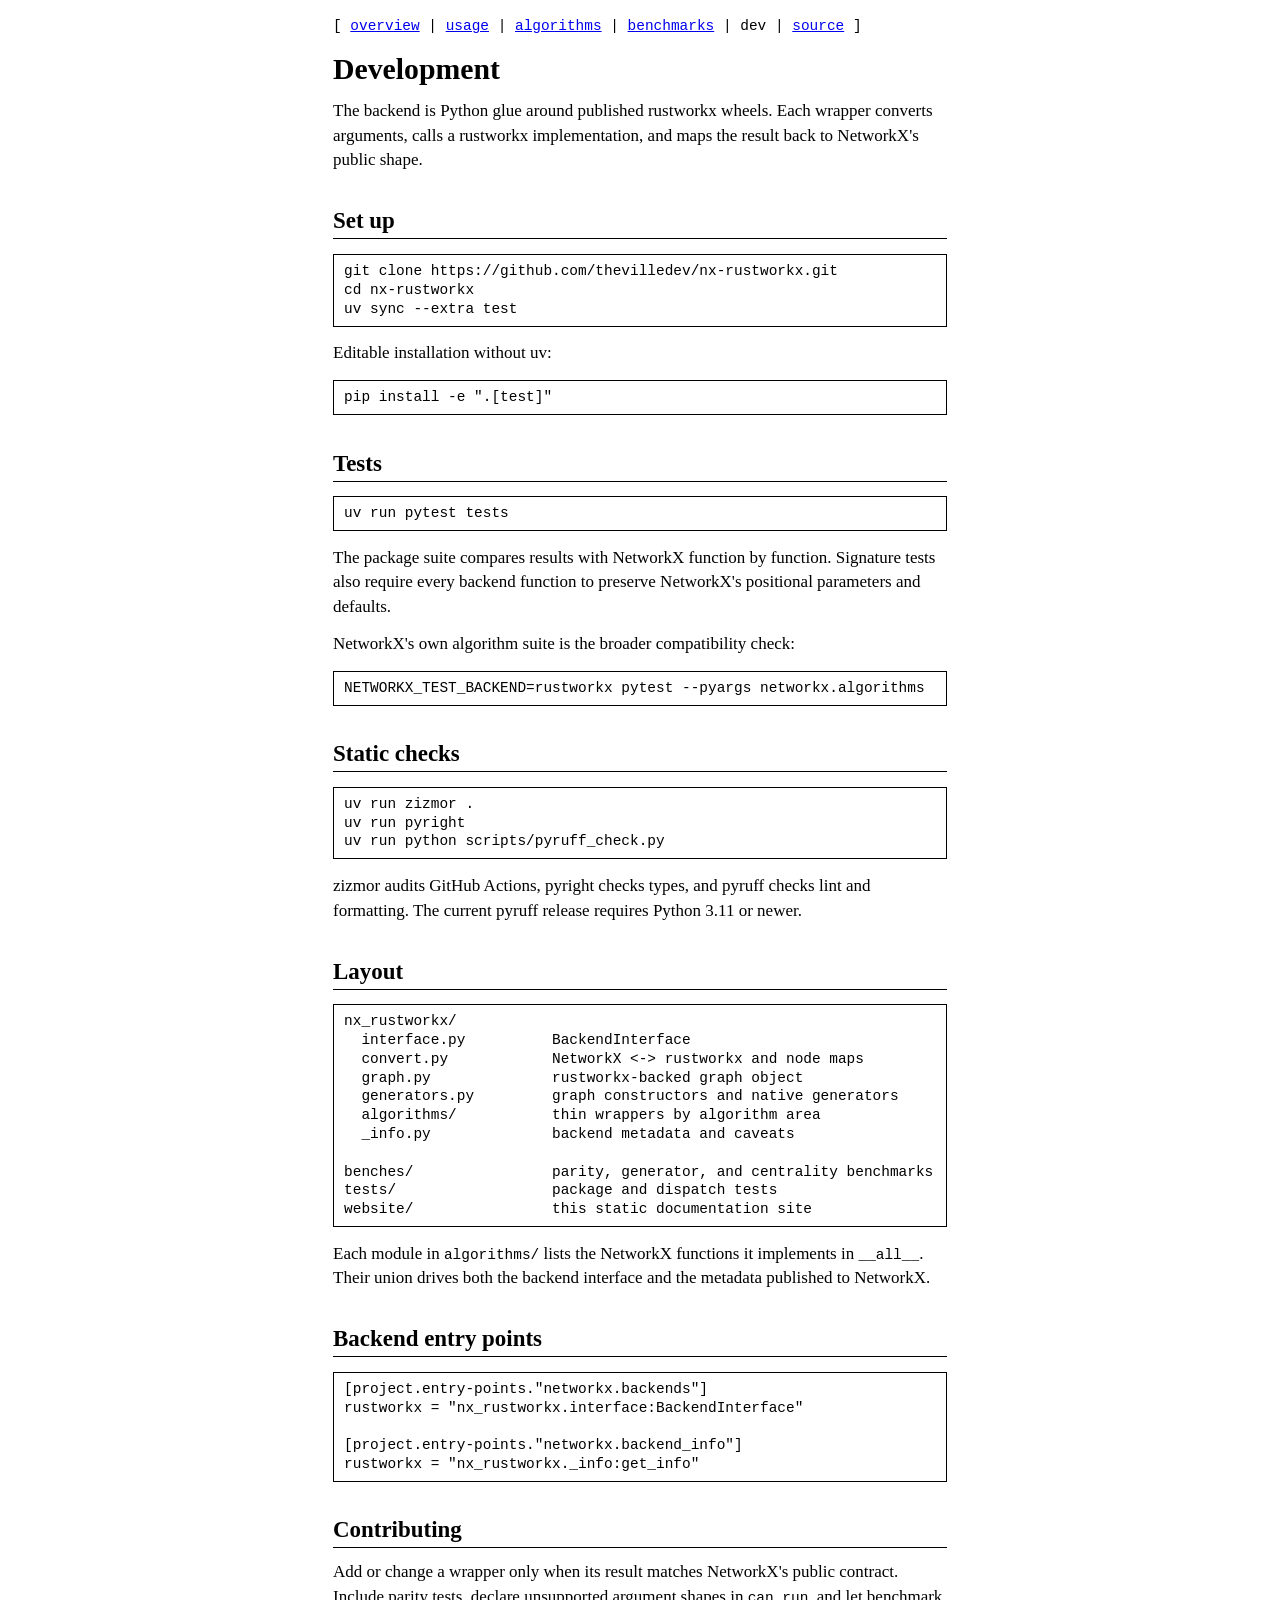
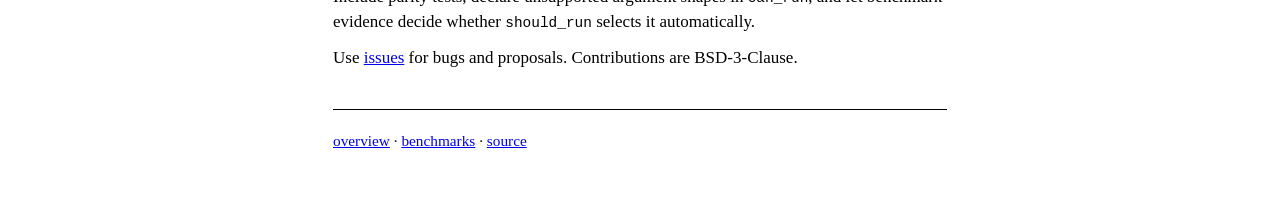
<file: website/development.html>
<!doctype html>
<html lang="en">
  <head>
    <meta charset="utf-8">
    <meta name="viewport" content="width=device-width, initial-scale=1">
    <meta name="description" content="Develop, test, lint, and understand the nx-rustworkx backend.">
    <meta name="theme-color" content="#ffffff">
    <meta property="og:type" content="website">
    <meta property="og:title" content="Developing nx-rustworkx">
    <meta property="og:description" content="Tests, linting, benchmarks, and project architecture.">
    <meta property="og:url" content="https://ville.dev/nx-rustworkx/development.html">
    <meta name="twitter:card" content="summary">
    <meta name="twitter:title" content="Developing nx-rustworkx">
    <meta name="twitter:description" content="Tests, linting, benchmarks, and project architecture.">
    <link rel="canonical" href="https://ville.dev/nx-rustworkx/development.html">
    <link rel="stylesheet" href="styles.css?v=20260829">
    <title>Developing nx-rustworkx</title>
  </head>
  <body>
    <a class="skip-link" href="#content">Skip to content</a>
    <nav class="top" aria-label="Primary navigation">
      [ <a href="index.html">overview</a> |
      <a href="usage.html">usage</a> |
      <a href="algorithms.html">algorithms</a> |
      <a href="benchmarks.html">benchmarks</a> |
      dev |
      <a href="https://github.com/thevilledev/nx-rustworkx">source</a> ]
    </nav>

    <main id="content">
      <h1>Development</h1>

      <p>
        The backend is Python glue around published rustworkx wheels. Each
        wrapper converts arguments, calls a rustworkx implementation, and maps
        the result back to NetworkX's public shape.
      </p>

      <h2 id="setup">Set up</h2>

      <pre><code>git clone https://github.com/thevilledev/nx-rustworkx.git
cd nx-rustworkx
uv sync --extra test</code></pre>

      <p>Editable installation without uv:</p>

      <pre><code>pip install -e ".[test]"</code></pre>

      <h2 id="tests">Tests</h2>

      <pre><code>uv run pytest tests</code></pre>

      <p>
        The package suite compares results with NetworkX function by function.
        Signature tests also require every backend function to preserve
        NetworkX's positional parameters and defaults.
      </p>

      <p>NetworkX's own algorithm suite is the broader compatibility check:</p>

      <pre><code>NETWORKX_TEST_BACKEND=rustworkx pytest --pyargs networkx.algorithms</code></pre>

      <h2 id="quality">Static checks</h2>

      <pre><code>uv run zizmor .
uv run pyright
uv run python scripts/pyruff_check.py</code></pre>

      <p>
        zizmor audits GitHub Actions, pyright checks types, and pyruff checks
        lint and formatting. The current pyruff release requires Python 3.11 or newer.
      </p>

      <h2 id="layout">Layout</h2>

      <pre><code>nx_rustworkx/
  interface.py          BackendInterface
  convert.py            NetworkX &lt;-&gt; rustworkx and node maps
  graph.py              rustworkx-backed graph object
  generators.py         graph constructors and native generators
  algorithms/           thin wrappers by algorithm area
  _info.py              backend metadata and caveats

benches/                parity, generator, and centrality benchmarks
tests/                  package and dispatch tests
website/                this static documentation site</code></pre>

      <p>
        Each module in <code>algorithms/</code> lists the NetworkX functions it
        implements in <code>__all__</code>. Their union drives both the backend
        interface and the metadata published to NetworkX.
      </p>

      <h2 id="entry-points">Backend entry points</h2>

      <pre><code>[project.entry-points."networkx.backends"]
rustworkx = "nx_rustworkx.interface:BackendInterface"

[project.entry-points."networkx.backend_info"]
rustworkx = "nx_rustworkx._info:get_info"</code></pre>

      <h2 id="contributing">Contributing</h2>

      <p>
        Add or change a wrapper only when its result matches NetworkX's public
        contract. Include parity tests, declare unsupported argument shapes in
        <code>can_run</code>, and let benchmark evidence decide whether
        <code>should_run</code> selects it automatically.
      </p>

      <p>
        Use <a href="https://github.com/thevilledev/nx-rustworkx/issues">issues</a>
        for bugs and proposals. Contributions are BSD-3-Clause.
      </p>
    </main>

    <footer>
      <p>
        <a href="index.html">overview</a> &middot;
        <a href="benchmarks.html">benchmarks</a> &middot;
        <a href="https://github.com/thevilledev/nx-rustworkx">source</a>
      </p>
    </footer>
  </body>
</html>
</file>
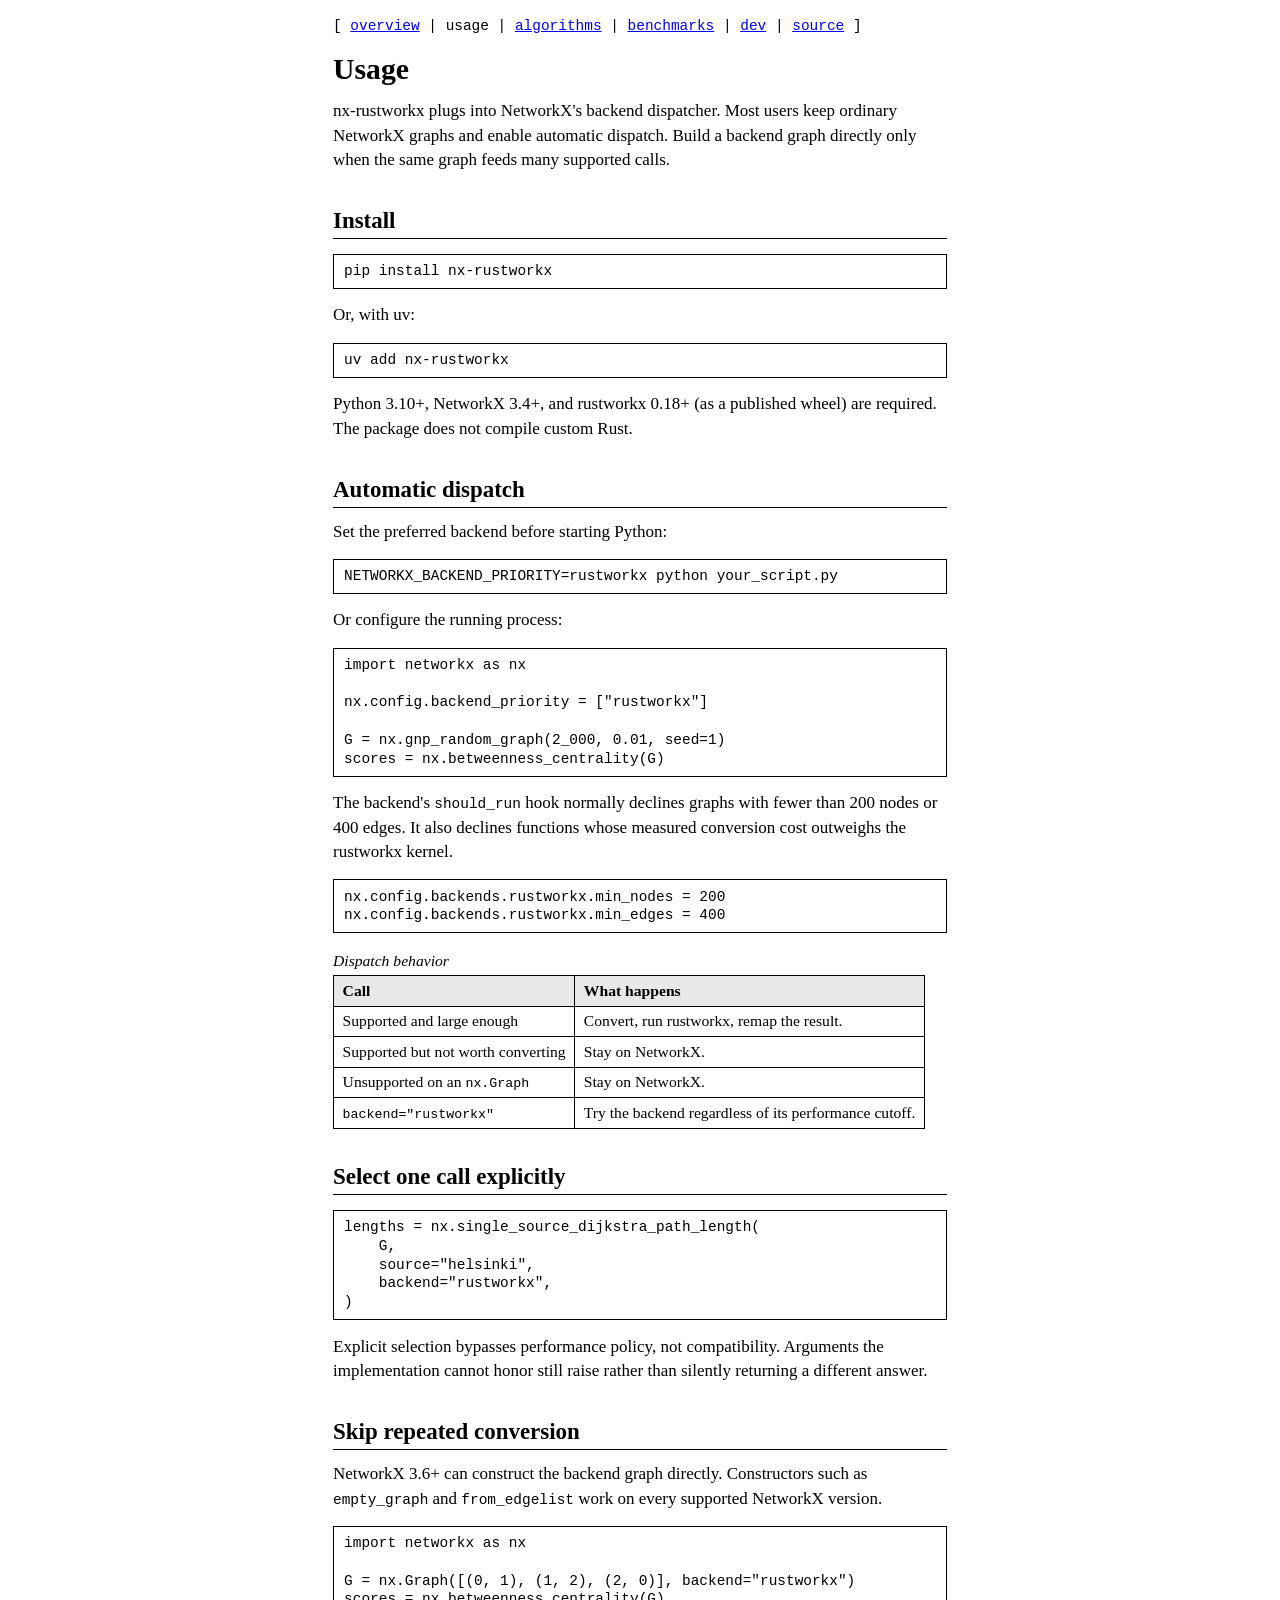
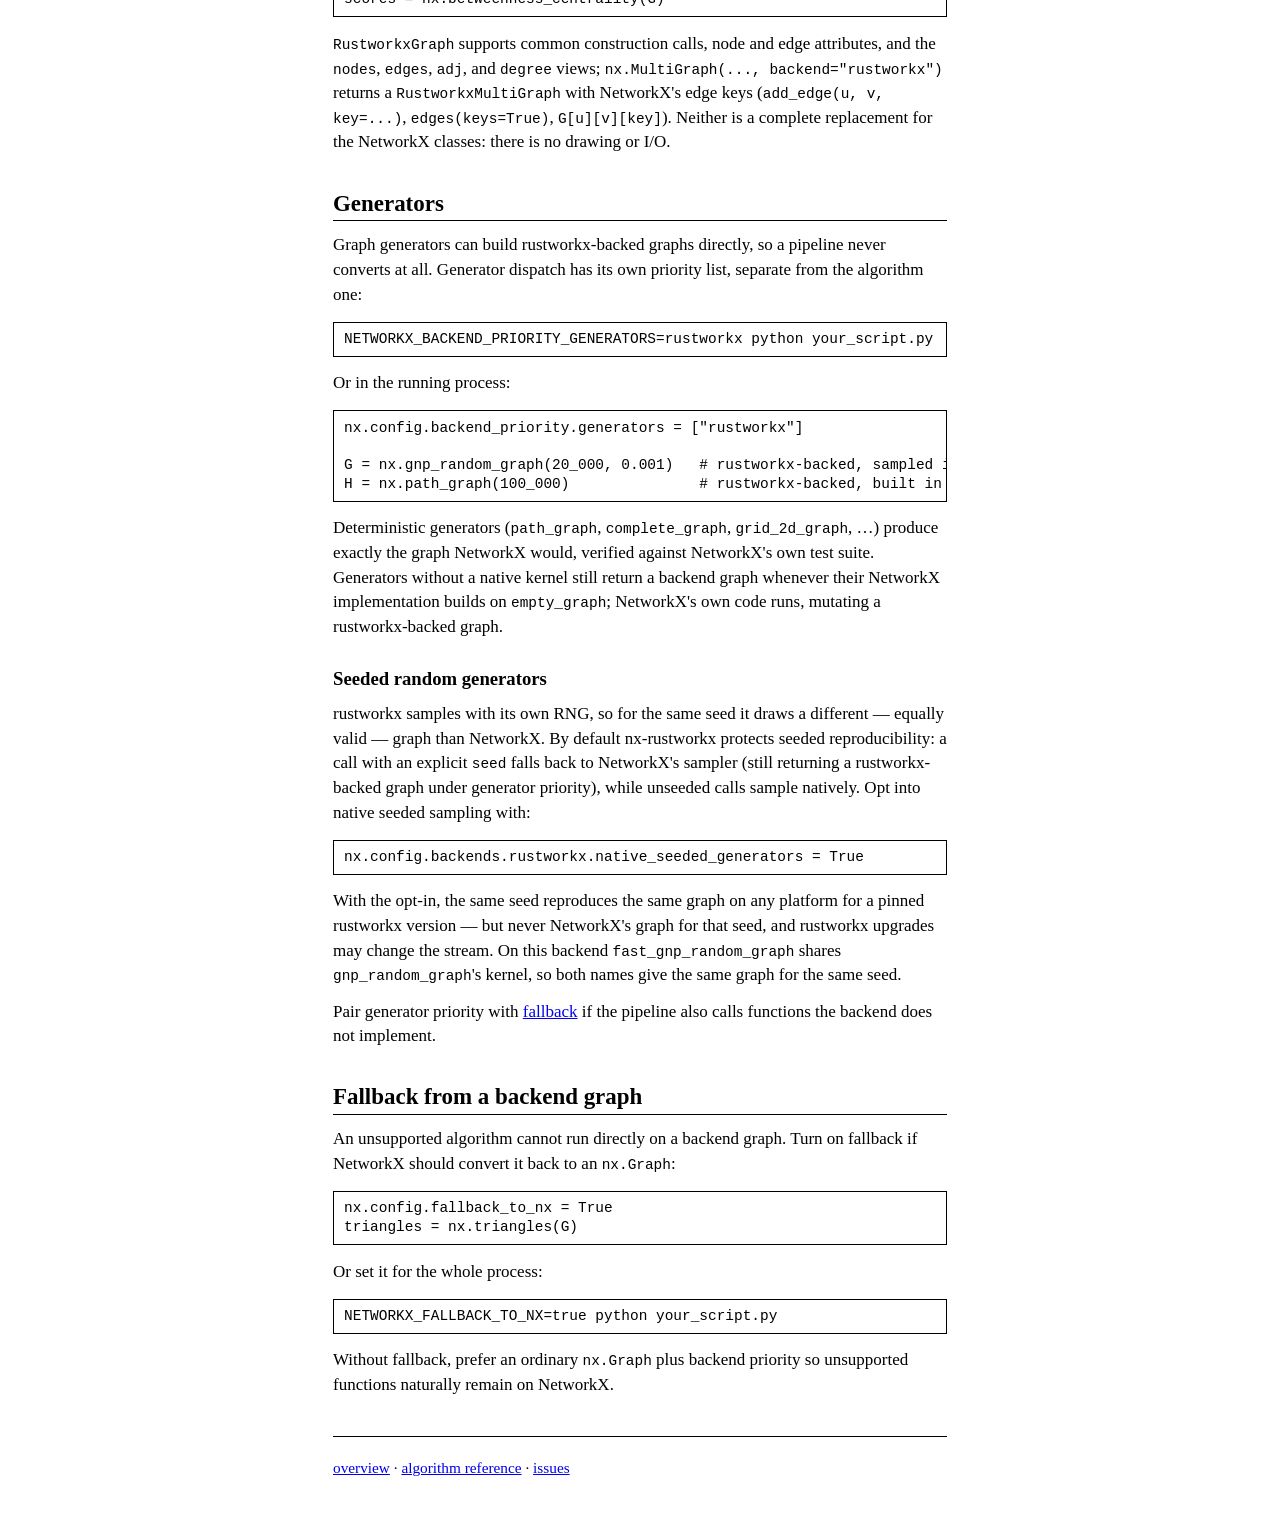
<file: website/usage.html>
<!doctype html>
<html lang="en">
  <head>
    <meta charset="utf-8">
    <meta name="viewport" content="width=device-width, initial-scale=1">
    <meta name="description" content="Install, configure, and use the nx-rustworkx backend with NetworkX.">
    <meta name="theme-color" content="#ffffff">
    <meta property="og:type" content="website">
    <meta property="og:title" content="Using nx-rustworkx">
    <meta property="og:description" content="Automatic dispatch, explicit calls, native backend graphs, and fallback.">
    <meta property="og:url" content="https://ville.dev/nx-rustworkx/usage.html">
    <meta name="twitter:card" content="summary">
    <meta name="twitter:title" content="Using nx-rustworkx">
    <meta name="twitter:description" content="Automatic dispatch, explicit calls, native backend graphs, and fallback.">
    <link rel="canonical" href="https://ville.dev/nx-rustworkx/usage.html">
    <link rel="stylesheet" href="styles.css?v=20260829">
    <title>Using nx-rustworkx</title>
  </head>
  <body>
    <a class="skip-link" href="#content">Skip to content</a>
    <nav class="top" aria-label="Primary navigation">
      [ <a href="index.html">overview</a> |
      usage |
      <a href="algorithms.html">algorithms</a> |
      <a href="benchmarks.html">benchmarks</a> |
      <a href="development.html">dev</a> |
      <a href="https://github.com/thevilledev/nx-rustworkx">source</a> ]
    </nav>

    <main id="content">
      <h1>Usage</h1>

      <p>
        nx-rustworkx plugs into NetworkX's backend dispatcher. Most users keep
        ordinary NetworkX graphs and enable automatic dispatch. Build a backend
        graph directly only when the same graph feeds many supported calls.
      </p>

      <h2 id="install">Install</h2>

      <pre><code>pip install nx-rustworkx</code></pre>

      <p>Or, with uv:</p>

      <pre><code>uv add nx-rustworkx</code></pre>

      <p>
        Python 3.10+, NetworkX 3.4+, and rustworkx 0.18+ (as a published
        wheel) are required. The package does not compile custom Rust.
      </p>

      <h2 id="automatic">Automatic dispatch</h2>

      <p>Set the preferred backend before starting Python:</p>

      <pre><code>NETWORKX_BACKEND_PRIORITY=rustworkx python your_script.py</code></pre>

      <p>Or configure the running process:</p>

      <pre><code>import networkx as nx

nx.config.backend_priority = ["rustworkx"]

G = nx.gnp_random_graph(2_000, 0.01, seed=1)
scores = nx.betweenness_centrality(G)</code></pre>

      <p>
        The backend's <code>should_run</code> hook normally declines graphs with
        fewer than 200 nodes or 400 edges. It also declines functions whose
        measured conversion cost outweighs the rustworkx kernel.
      </p>

      <pre><code>nx.config.backends.rustworkx.min_nodes = 200
nx.config.backends.rustworkx.min_edges = 400</code></pre>

      <table>
        <caption>Dispatch behavior</caption>
        <thead>
          <tr><th scope="col">Call</th><th scope="col">What happens</th></tr>
        </thead>
        <tbody>
          <tr>
            <td>Supported and large enough</td>
            <td>Convert, run rustworkx, remap the result.</td>
          </tr>
          <tr>
            <td>Supported but not worth converting</td>
            <td>Stay on NetworkX.</td>
          </tr>
          <tr>
            <td>Unsupported on an <code>nx.Graph</code></td>
            <td>Stay on NetworkX.</td>
          </tr>
          <tr>
            <td><code>backend="rustworkx"</code></td>
            <td>Try the backend regardless of its performance cutoff.</td>
          </tr>
        </tbody>
      </table>

      <h2 id="explicit">Select one call explicitly</h2>

      <pre><code>lengths = nx.single_source_dijkstra_path_length(
    G,
    source="helsinki",
    backend="rustworkx",
)</code></pre>

      <p>
        Explicit selection bypasses performance policy, not compatibility.
        Arguments the implementation cannot honor still raise rather than
        silently returning a different answer.
      </p>

      <h2 id="native-graph">Skip repeated conversion</h2>

      <p>
        NetworkX 3.6+ can construct the backend graph directly. Constructors
        such as <code>empty_graph</code> and <code>from_edgelist</code> work on
        every supported NetworkX version.
      </p>

      <pre><code>import networkx as nx

G = nx.Graph([(0, 1), (1, 2), (2, 0)], backend="rustworkx")
scores = nx.betweenness_centrality(G)</code></pre>

      <p>
        <code>RustworkxGraph</code> supports common construction calls, node and
        edge attributes, and the <code>nodes</code>, <code>edges</code>,
        <code>adj</code>, and <code>degree</code> views;
        <code>nx.MultiGraph(..., backend="rustworkx")</code> returns a
        <code>RustworkxMultiGraph</code> with NetworkX's edge keys
        (<code>add_edge(u, v, key=...)</code>, <code>edges(keys=True)</code>,
        <code>G[u][v][key]</code>). Neither is a complete replacement for the
        NetworkX classes: there is no drawing or I/O.
      </p>

      <h2 id="generators">Generators</h2>

      <p>
        Graph generators can build rustworkx-backed graphs directly, so a
        pipeline never converts at all. Generator dispatch has its own
        priority list, separate from the algorithm one:
      </p>

      <pre><code>NETWORKX_BACKEND_PRIORITY_GENERATORS=rustworkx python your_script.py</code></pre>

      <p>Or in the running process:</p>

      <pre><code>nx.config.backend_priority.generators = ["rustworkx"]

G = nx.gnp_random_graph(20_000, 0.001)   # rustworkx-backed, sampled in Rust
H = nx.path_graph(100_000)               # rustworkx-backed, built in Rust</code></pre>

      <p>
        Deterministic generators (<code>path_graph</code>,
        <code>complete_graph</code>, <code>grid_2d_graph</code>, &hellip;)
        produce exactly the graph NetworkX would, verified against NetworkX's
        own test suite. Generators without a native kernel still return a
        backend graph whenever their NetworkX implementation builds on
        <code>empty_graph</code>; NetworkX's own code runs, mutating a
        rustworkx-backed graph.
      </p>

      <h3 id="seeded">Seeded random generators</h3>

      <p>
        rustworkx samples with its own RNG, so for the same seed it draws a
        different &mdash; equally valid &mdash; graph than NetworkX. By
        default nx-rustworkx protects seeded reproducibility: a call with an
        explicit <code>seed</code> falls back to NetworkX's sampler (still
        returning a rustworkx-backed graph under generator priority), while
        unseeded calls sample natively. Opt into native seeded sampling with:
      </p>

      <pre><code>nx.config.backends.rustworkx.native_seeded_generators = True</code></pre>

      <p>
        With the opt-in, the same seed reproduces the same graph on any
        platform for a pinned rustworkx version &mdash; but never NetworkX's
        graph for that seed, and rustworkx upgrades may change the stream.
        On this backend <code>fast_gnp_random_graph</code> shares
        <code>gnp_random_graph</code>'s kernel, so both names give the same
        graph for the same seed.
      </p>

      <p>
        Pair generator priority with <a href="#fallback">fallback</a> if the
        pipeline also calls functions the backend does not implement.
      </p>

      <h2 id="fallback">Fallback from a backend graph</h2>

      <p>
        An unsupported algorithm cannot run directly on a backend graph. Turn
        on fallback if NetworkX should convert it back to an <code>nx.Graph</code>:
      </p>

      <pre><code>nx.config.fallback_to_nx = True
triangles = nx.triangles(G)</code></pre>

      <p>Or set it for the whole process:</p>

      <pre><code>NETWORKX_FALLBACK_TO_NX=true python your_script.py</code></pre>

      <p>
        Without fallback, prefer an ordinary <code>nx.Graph</code> plus backend
        priority so unsupported functions naturally remain on NetworkX.
      </p>
    </main>

    <footer>
      <p>
        <a href="index.html">overview</a> &middot;
        <a href="algorithms.html">algorithm reference</a> &middot;
        <a href="https://github.com/thevilledev/nx-rustworkx/issues">issues</a>
      </p>
    </footer>
  </body>
</html>
</file>
<file: website/styles.css>
/* nx-rustworkx — plain black-on-white documentation. */

* {
  box-sizing: border-box;
}

html {
  background: #fff;
  color: #000;
}

body {
  margin: 0 auto;
  padding: 0.75rem 1rem 3rem;
  max-width: 76ch;
  font-family: "Times New Roman", Times, serif;
  font-size: 1.0625rem;
  line-height: 1.45;
}

h1,
h2,
h3 {
  line-height: 1.2;
  margin: 1.5em 0 0.4em;
}

h1 {
  margin-top: 0.5em;
  font-size: 1.75em;
}

h2 {
  font-size: 1.35em;
  border-bottom: 1px solid #000;
  padding-bottom: 0.15em;
}

h3 {
  font-size: 1.1em;
}

p,
ul,
ol,
dl {
  margin: 0.7em 0;
}

li {
  margin: 0.25em 0;
}

a {
  color: #00e;
}

a:visited {
  color: #551a8b;
}

hr {
  border: 0;
  border-top: 1px solid #000;
  margin: 1.6em 0;
}

code,
pre,
samp,
kbd {
  font-family: ui-monospace, "SF Mono", Menlo, Consolas, "Liberation Mono", monospace;
  font-size: 0.85em;
}

pre {
  padding: 0.5em 0.7em;
  border: 1px solid #000;
  overflow-x: auto;
  line-height: 1.3;
}

pre code {
  font-size: 1em;
}

/* Header diagram: your graph in, rustworkx indices out. */

.diagram {
  display: block;
  width: 100%;
  height: auto;
  margin: 0.9em auto 0.2em;
  color: #000;
}

.diagram .edge {
  fill: none;
  stroke: currentColor;
  stroke-width: 1.4;
}

.diagram .node {
  fill: #fff;
  stroke: currentColor;
  stroke-width: 1.6;
}

.diagram .node-rx {
  fill: #e8e8e8;
}

.diagram .flow {
  fill: none;
  stroke: currentColor;
  stroke-width: 1.4;
}

.diagram text {
  fill: currentColor;
  text-anchor: middle;
}

.diagram .lbl {
  font-family: ui-monospace, "SF Mono", Menlo, Consolas, "Liberation Mono", monospace;
  font-size: 13px;
}

.diagram .cap {
  font-style: italic;
  font-size: 12.5px;
}

.diagram .start {
  text-anchor: start;
}

.diagram .end {
  text-anchor: end;
}

.diagram-tall {
  display: none;
}

@media (max-width: 560px) {
  .diagram-wide {
    display: none;
  }

  .diagram-tall {
    display: block;
    max-width: 300px;
  }
}

nav.top {
  font-family: ui-monospace, "SF Mono", Menlo, Consolas, "Liberation Mono", monospace;
  font-size: 0.85em;
  margin: 0.25em 0 1em;
  overflow-x: auto;
  white-space: nowrap;
}

table {
  border-collapse: collapse;
  margin: 0.8em 0;
  font-size: 0.92em;
}

caption {
  caption-side: top;
  text-align: left;
  font-style: italic;
  padding: 0.15em 0;
}

th,
td {
  border: 1px solid #000;
  padding: 0.22em 0.55em;
  text-align: left;
  vertical-align: top;
}

thead th {
  background: #e8e8e8;
}

td.n,
th.n {
  text-align: right;
  font-variant-numeric: tabular-nums;
}

.table-scroll {
  overflow-x: auto;
}

.notice {
  border: 2px solid #000;
  padding: 0.5em 0.8em;
  margin: 1em 0;
}

.notice p {
  margin: 0.3em 0;
}

.fine {
  font-size: 0.85em;
}

footer {
  margin-top: 2.5em;
  border-top: 1px solid #000;
  padding-top: 0.6em;
  font-size: 0.9em;
}

.skip-link {
  position: absolute;
  left: -999px;
}

.skip-link:focus {
  position: static;
}
</file>
